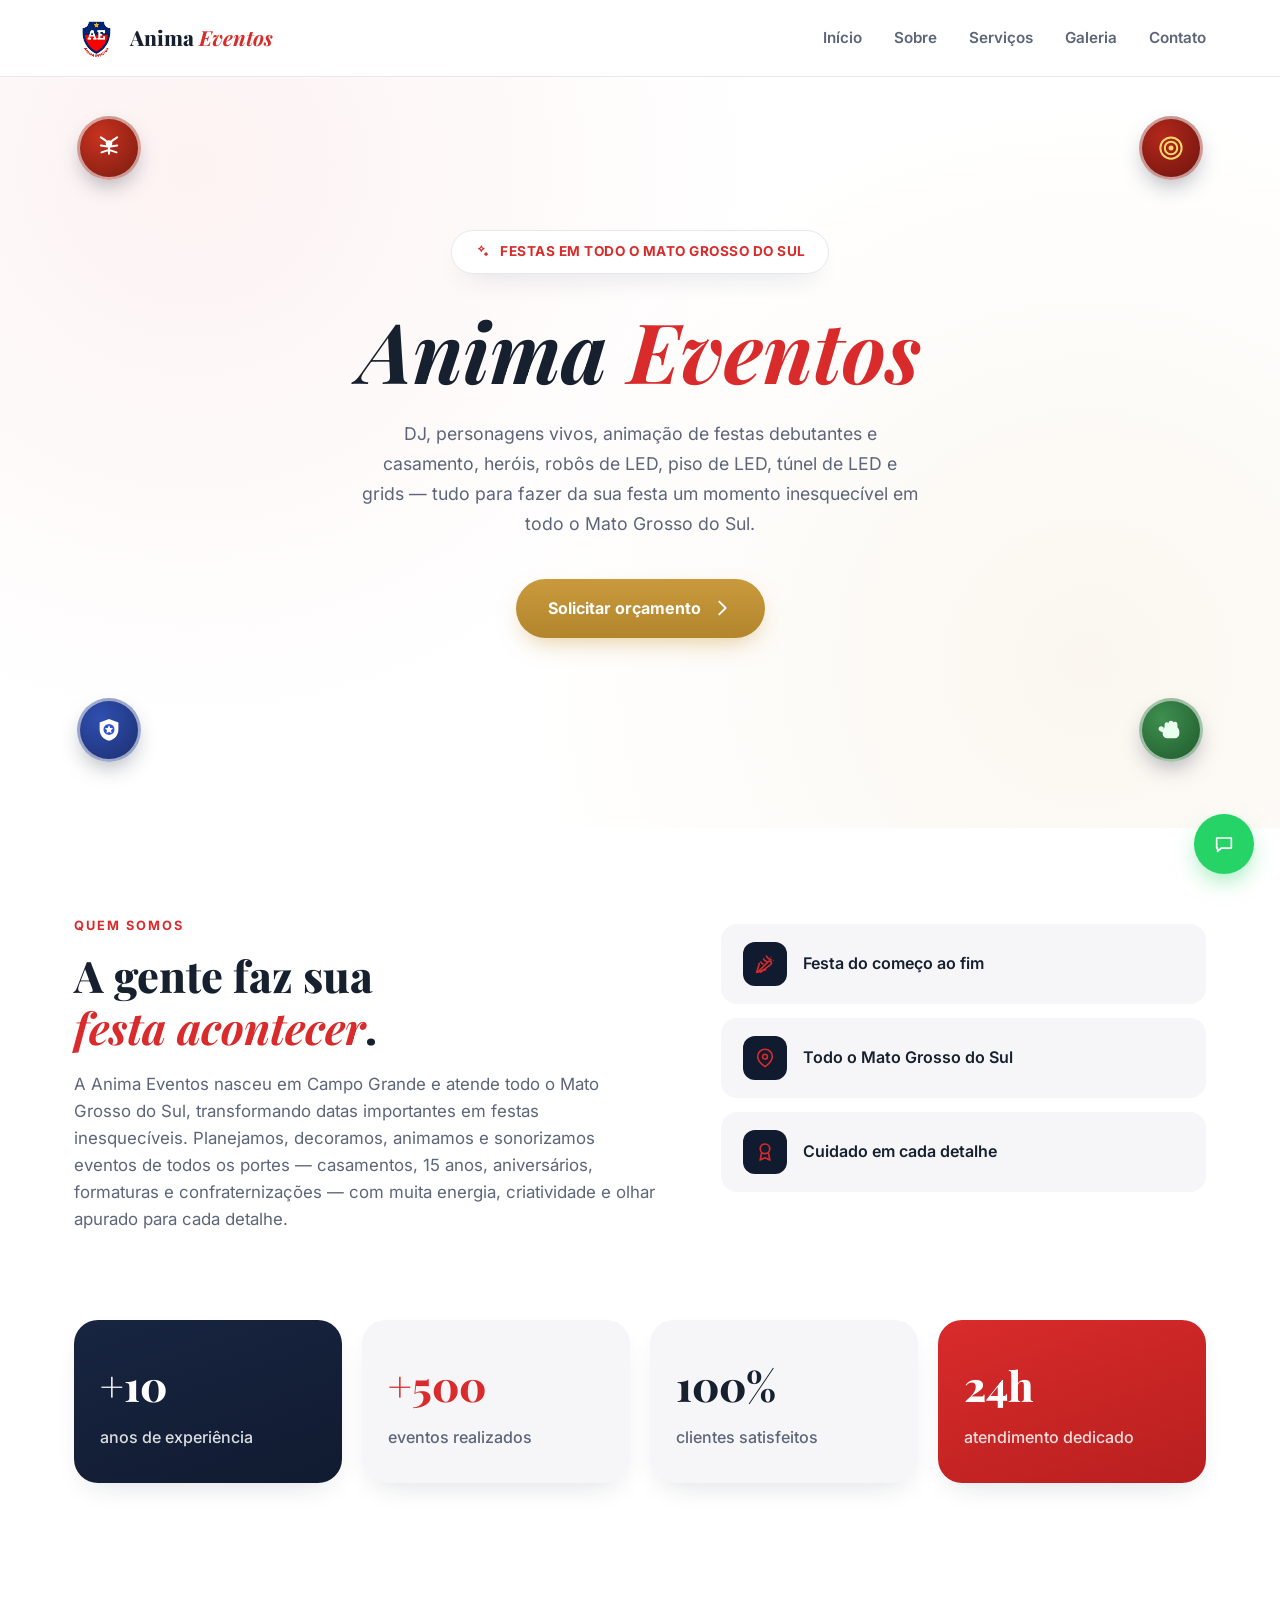
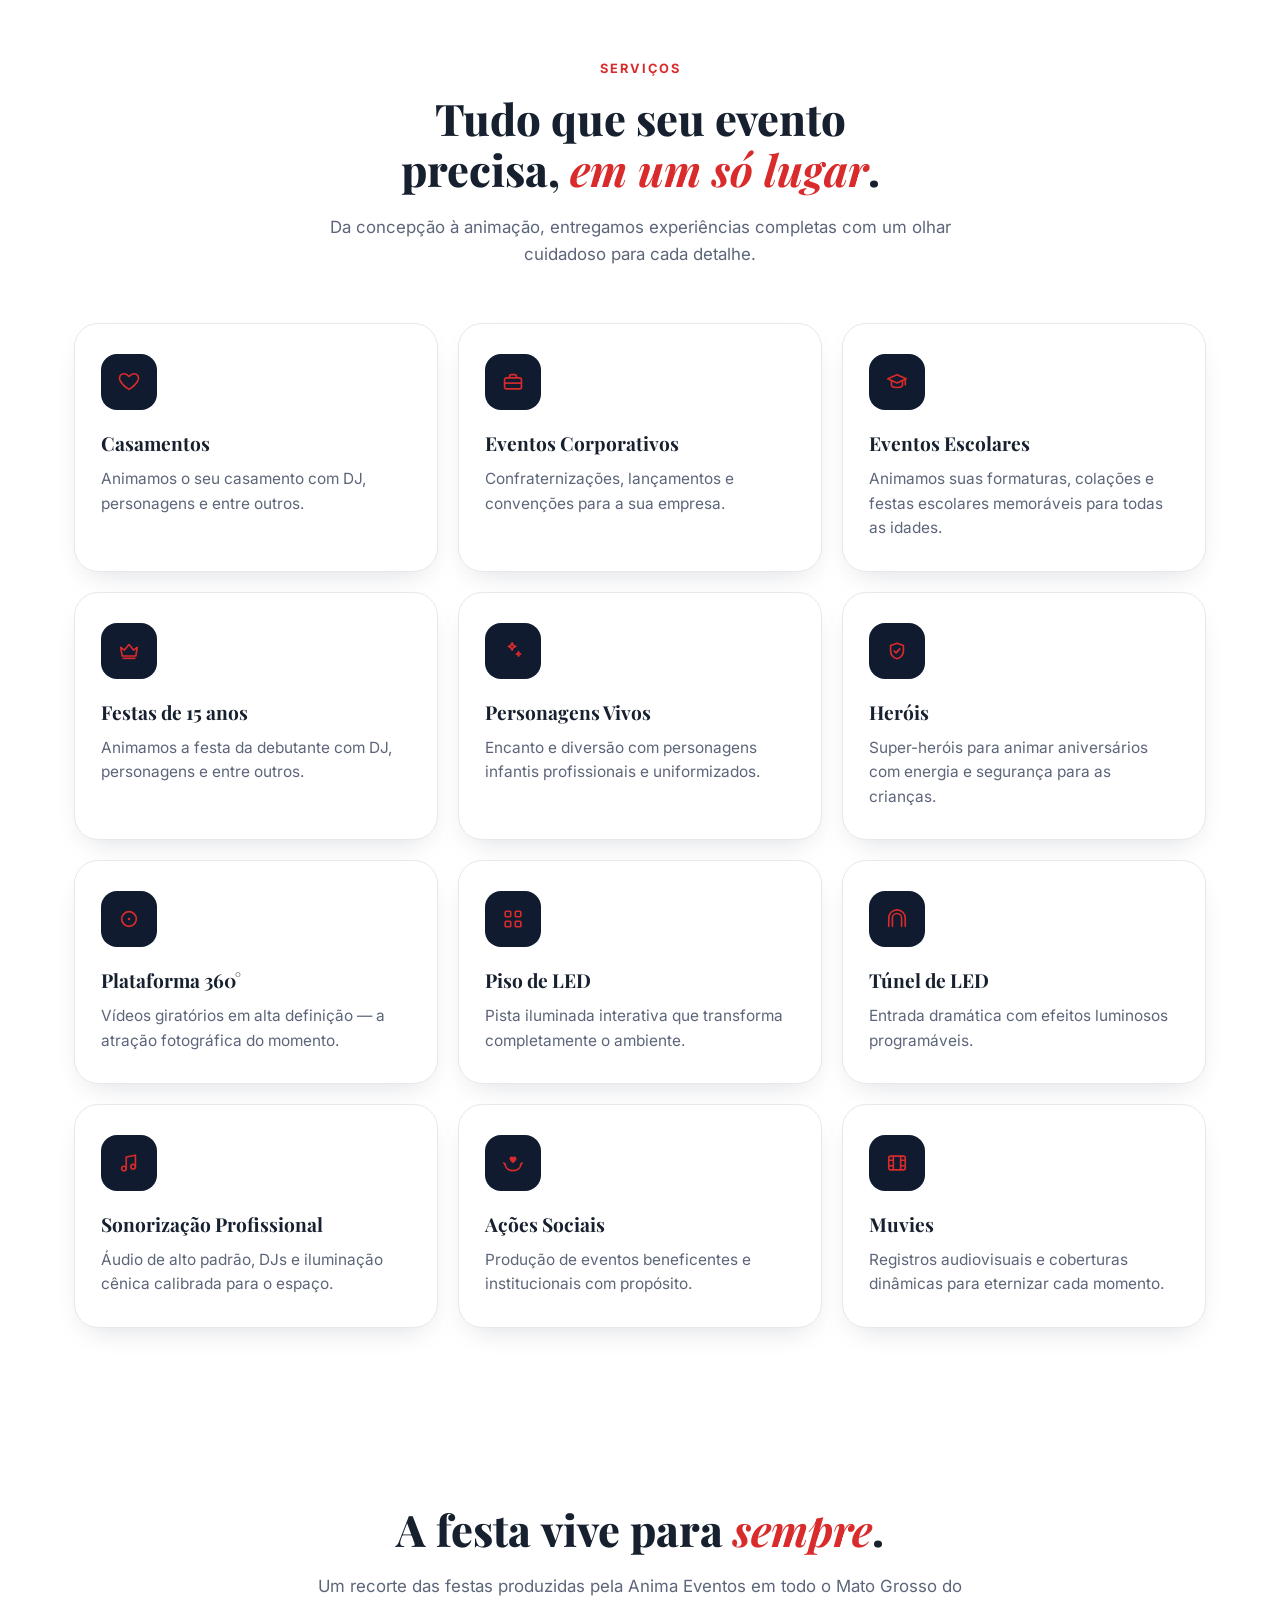
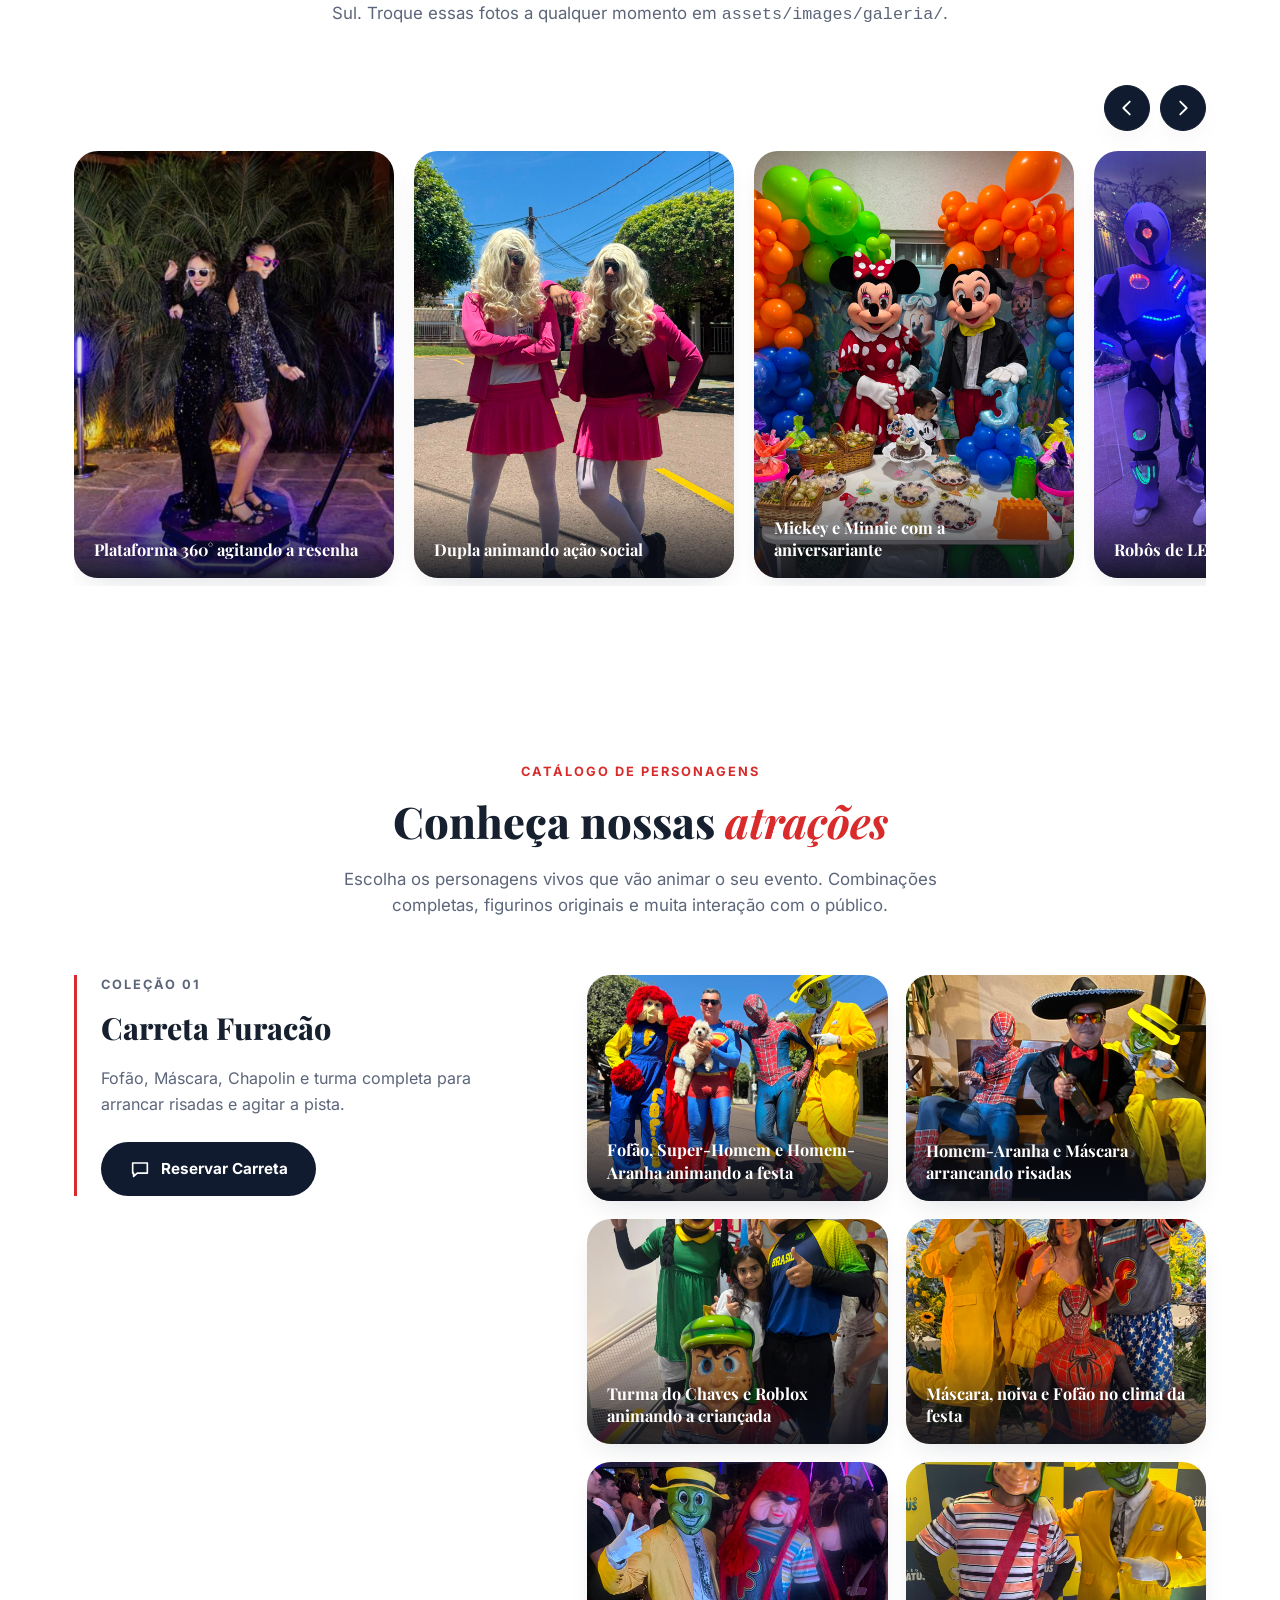
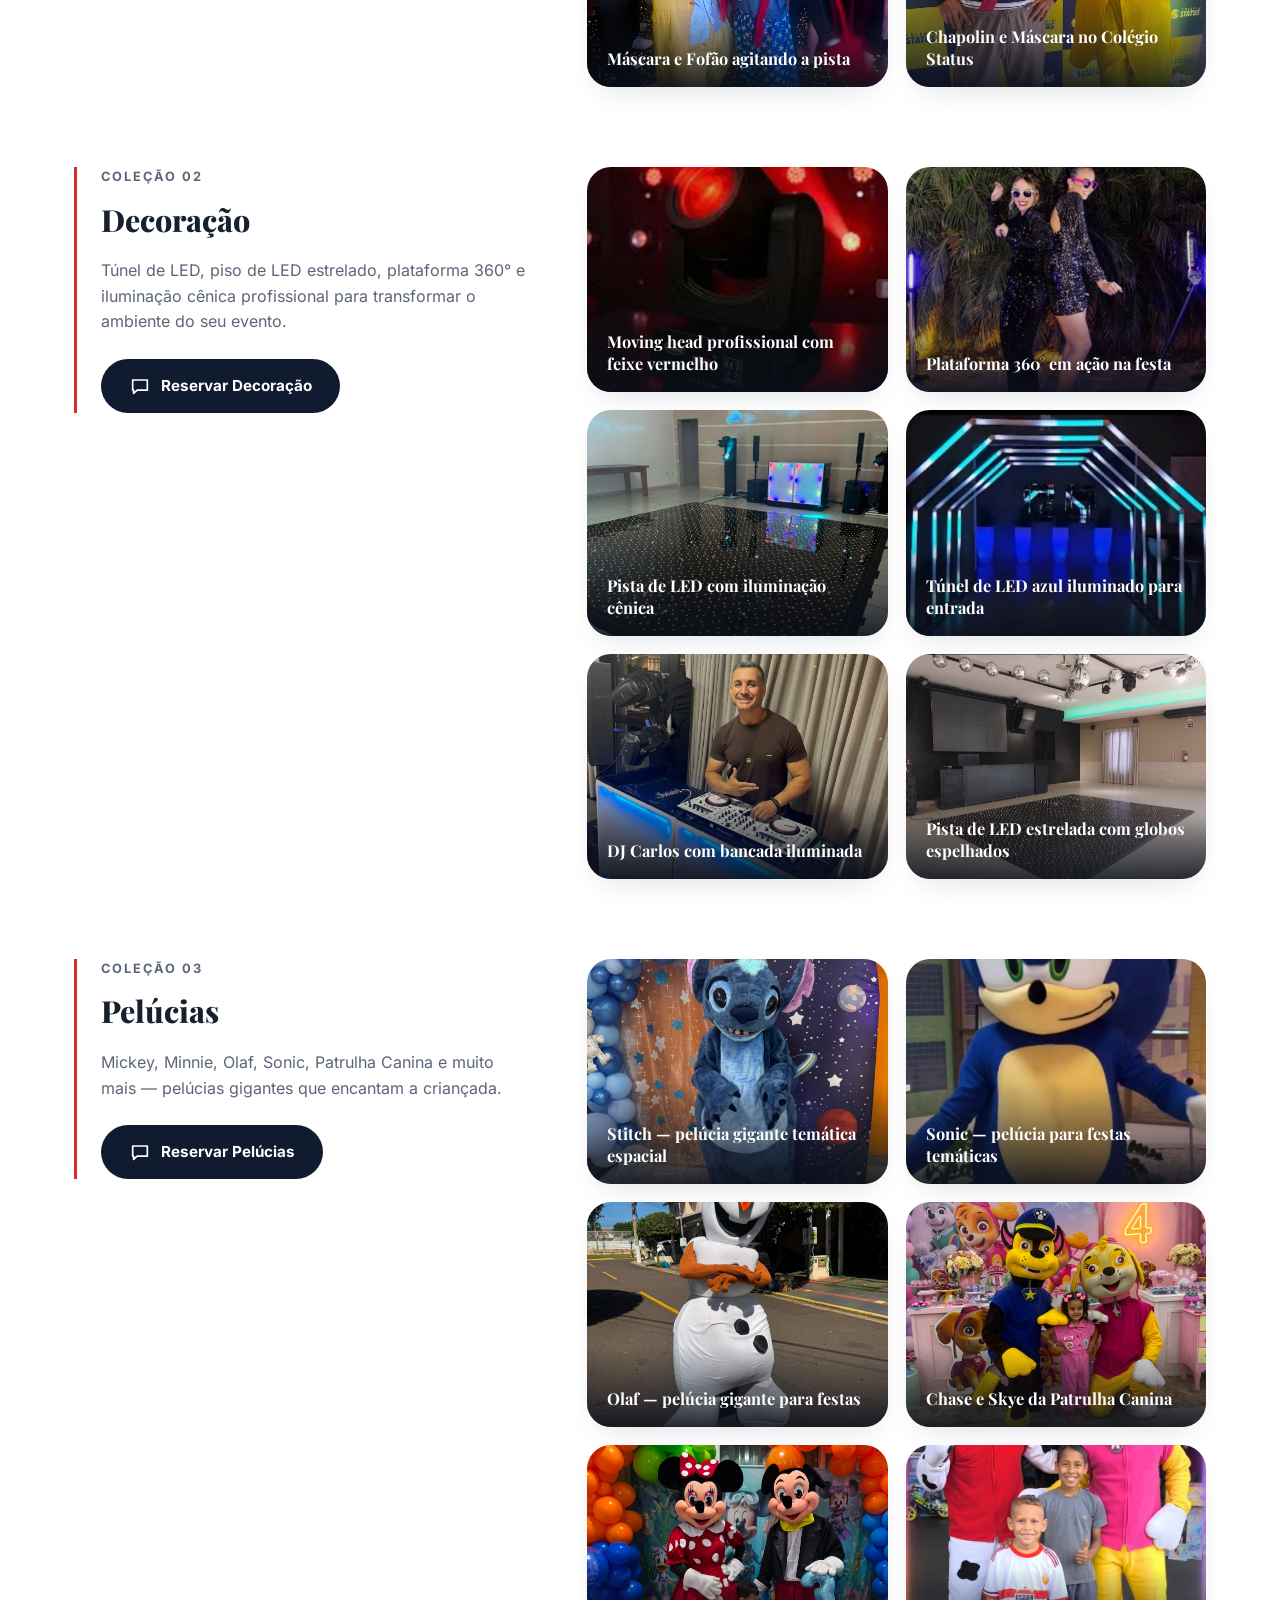
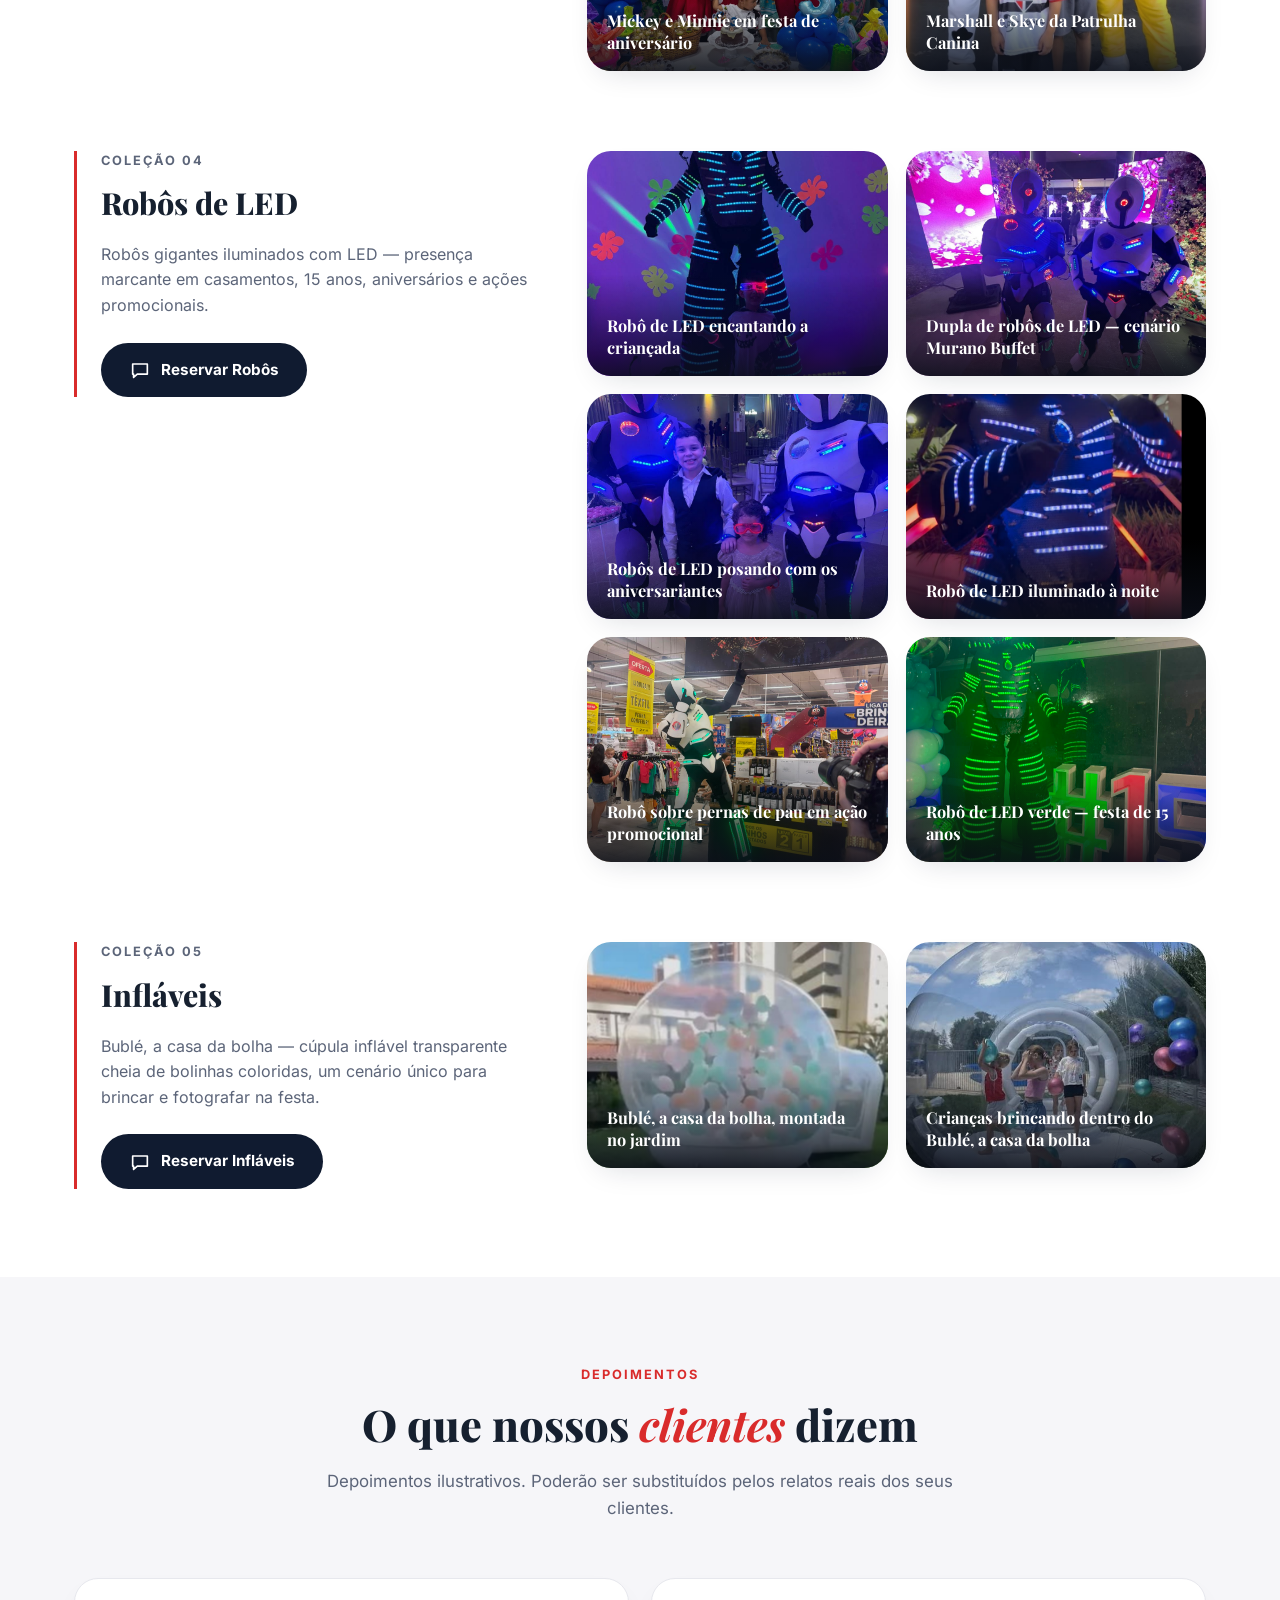
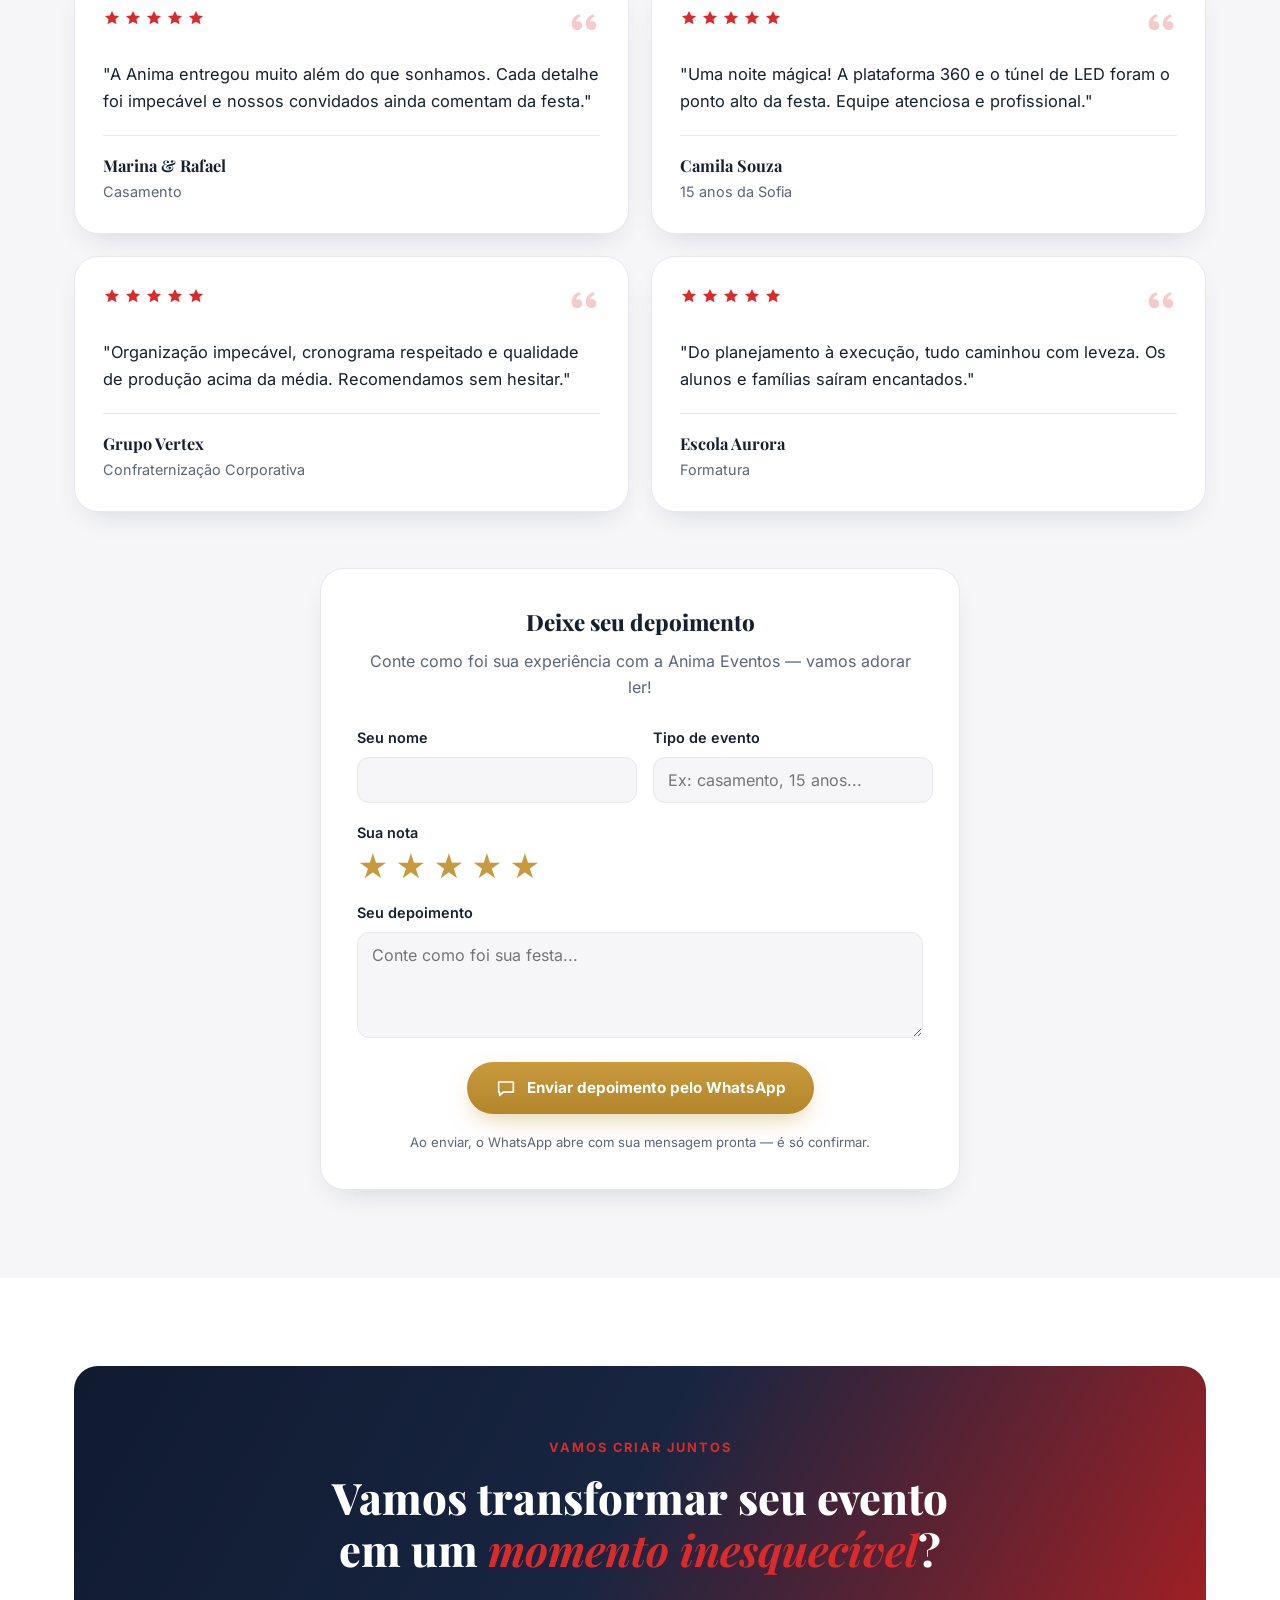
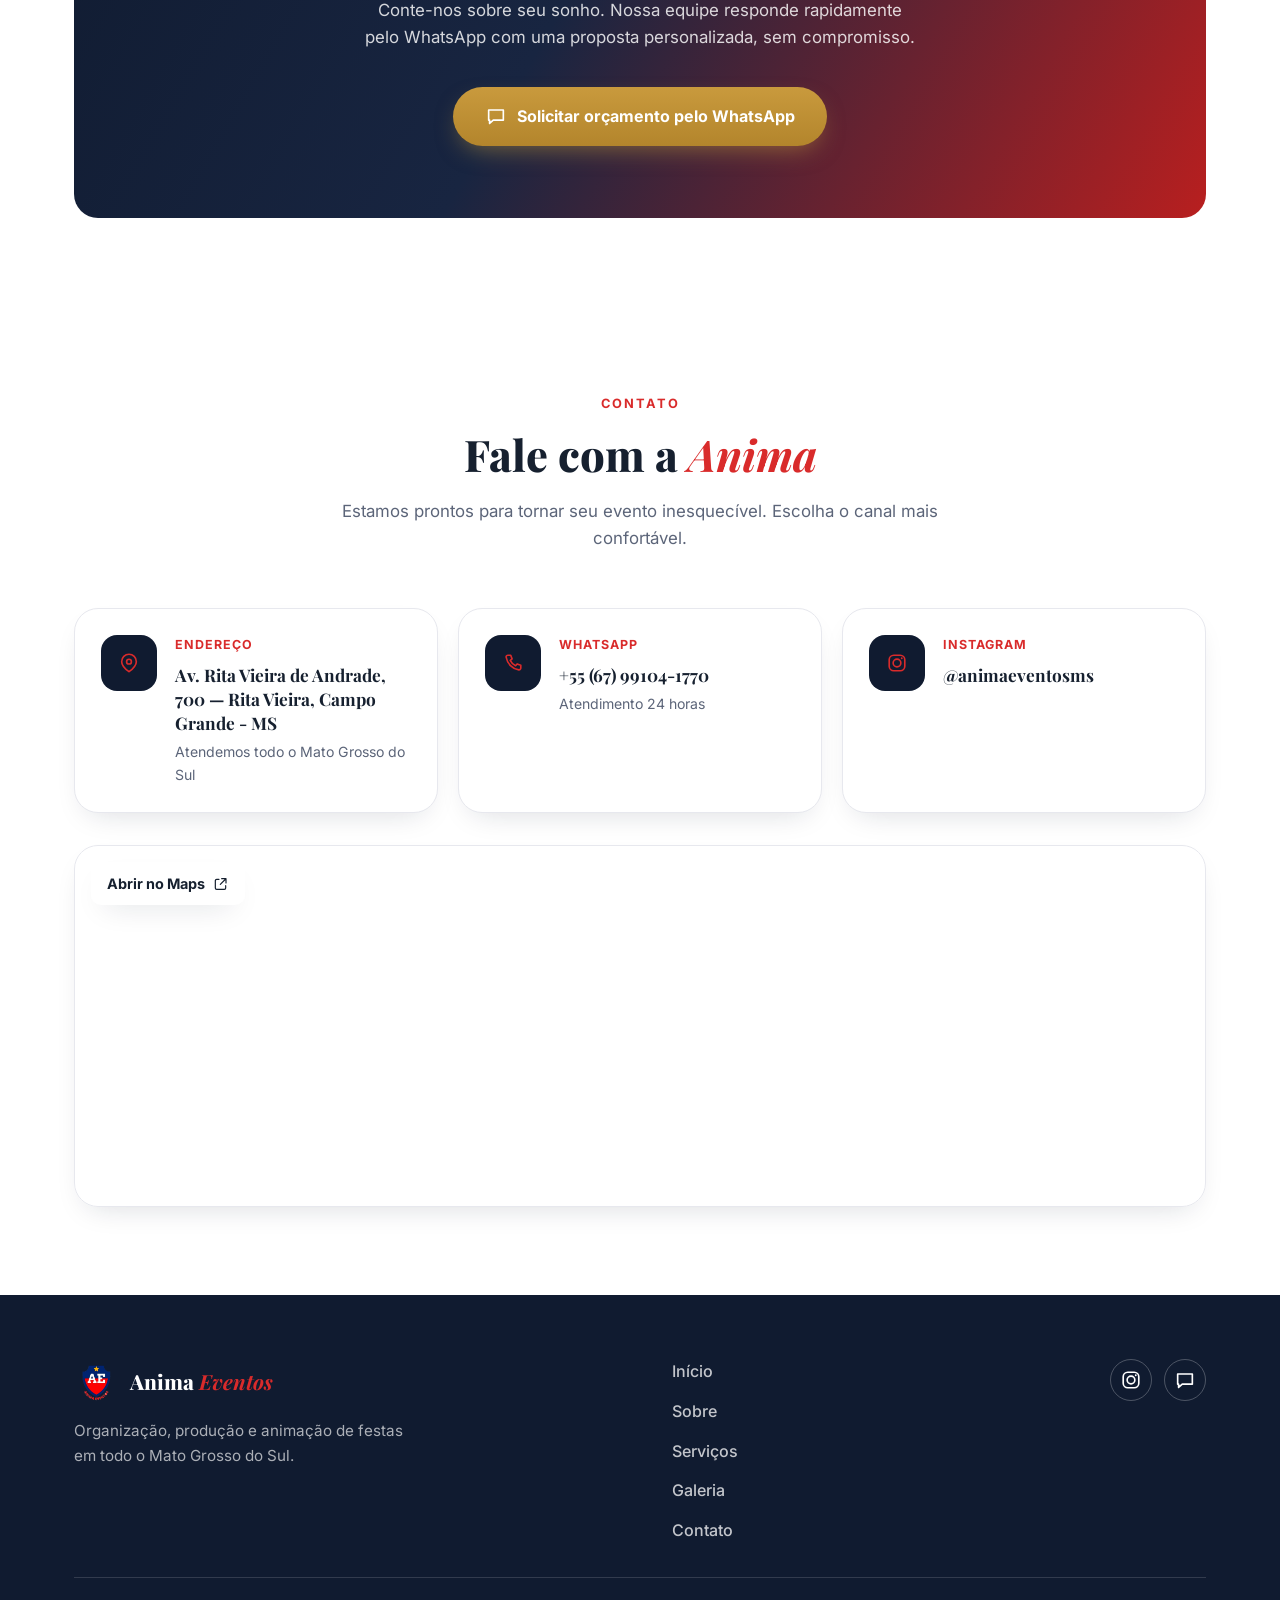
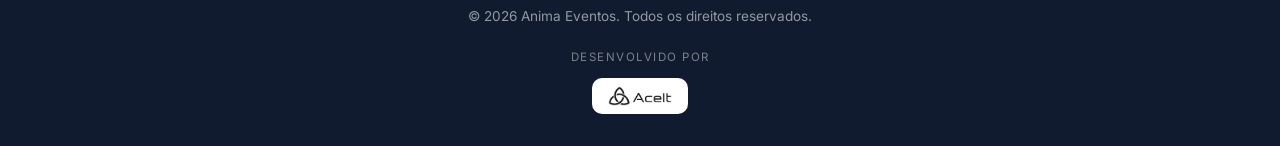
<file: index.html>
<!doctype html>
<html lang="pt-BR">
<head>
<meta charset="UTF-8" />
<meta name="viewport" content="width=device-width, initial-scale=1.0" />
<title>Anima Eventos | Festas em todo o Mato Grosso do Sul</title>
<meta name="description" content="Anima Eventos — organização, decoração e animação de festas em Campo Grande e todo o Mato Grosso do Sul. Personagens vivos, robôs de LED, piso de LED, plataforma 360° e muito mais." />
<link rel="icon" href="data:image/svg+xml,%3Csvg xmlns='http://www.w3.org/2000/svg' viewBox='0 0 100 100'%3E%3Ctext y='.9em' font-size='90'%3E%F0%9F%9B%A1%EF%B8%8F%3C/text%3E%3C/svg%3E" />
<link rel="stylesheet" href="css/style.css" />
</head>
<body>

<!-- ===== ICON SPRITE ===== -->
<svg style="display:none" aria-hidden="true">
  <defs>
    <g id="ic-stroke" fill="none" stroke="currentColor" stroke-width="1.8" stroke-linecap="round" stroke-linejoin="round"></g>
  </defs>
  <symbol id="icon-party" viewBox="0 0 24 24"><g fill="none" stroke="currentColor" stroke-width="1.8" stroke-linecap="round" stroke-linejoin="round"><path d="M5.8 11.3 3 21l9.7-2.8"/><path d="M13.5 3.5c1 2 2.7 3.3 5 4M10.5 6.5c.6 1.4 1.8 2.4 3.3 2.8M7.5 9.8c.4 1 1.2 1.8 2.2 2.1"/><path d="M4 21 15.5 9.5a2 2 0 0 1 2.9 0 2 2 0 0 1 0 2.9L7 21"/><circle cx="18.5" cy="4.5" r=".6" fill="currentColor" stroke="none"/><circle cx="21" cy="8" r=".6" fill="currentColor" stroke="none"/><circle cx="16.5" cy="14.5" r=".6" fill="currentColor" stroke="none"/></g></symbol>
  <symbol id="icon-pin" viewBox="0 0 24 24"><path fill="none" stroke="currentColor" stroke-width="1.8" stroke-linecap="round" stroke-linejoin="round" d="M20 10.5c0 5-8 11-8 11s-8-6-8-11a8 8 0 0 1 16 0Z"/><circle cx="12" cy="10.5" r="2.6" fill="none" stroke="currentColor" stroke-width="1.8"/></symbol>
  <symbol id="icon-award" viewBox="0 0 24 24"><circle cx="12" cy="8.5" r="5.2" fill="none" stroke="currentColor" stroke-width="1.8"/><path fill="none" stroke="currentColor" stroke-width="1.8" stroke-linecap="round" stroke-linejoin="round" d="m8.3 12.8-1.6 8 5.3-2.6 5.3 2.6-1.6-8"/></symbol>
  <symbol id="icon-calendar-heart" viewBox="0 0 24 24"><rect x="3.5" y="5" width="17" height="15" rx="2.2" fill="none" stroke="currentColor" stroke-width="1.8"/><path fill="none" stroke="currentColor" stroke-width="1.8" stroke-linecap="round" stroke-linejoin="round" d="M3.5 9.5h17M8 3v3.5M16 3v3.5"/><path fill="none" stroke="currentColor" stroke-width="1.8" stroke-linejoin="round" d="M12 16.8s-2.7-1.6-2.7-3.4a1.6 1.6 0 0 1 2.7-1.2 1.6 1.6 0 0 1 2.7 1.2c0 1.8-2.7 3.4-2.7 3.4Z"/></symbol>
  <symbol id="icon-heart" viewBox="0 0 24 24"><path fill="none" stroke="currentColor" stroke-width="1.8" stroke-linejoin="round" d="M12 20s-7.5-4.6-9.8-9.8C.6 6.7 2.5 3.4 6 3c2.2-.3 4.2.9 6 3 1.8-2.1 3.8-3.3 6-3 3.5.4 5.4 3.7 3.8 7.2C19.5 15.4 12 20 12 20Z"/></symbol>
  <symbol id="icon-briefcase" viewBox="0 0 24 24"><rect x="2.8" y="7.5" width="18.4" height="12" rx="2" fill="none" stroke="currentColor" stroke-width="1.8"/><path fill="none" stroke="currentColor" stroke-width="1.8" stroke-linejoin="round" d="M8.3 7.5V5.8a1.8 1.8 0 0 1 1.8-1.8h3.8a1.8 1.8 0 0 1 1.8 1.8V7.5"/><path fill="none" stroke="currentColor" stroke-width="1.8" d="M2.8 13.2h18.4"/></symbol>
  <symbol id="icon-grad" viewBox="0 0 24 24"><path fill="none" stroke="currentColor" stroke-width="1.8" stroke-linejoin="round" d="M12 4 2 8.5 12 13l10-4.5Z"/><path fill="none" stroke="currentColor" stroke-width="1.8" stroke-linecap="round" d="M6 10.8v4.6c0 1.4 2.7 2.6 6 2.6s6-1.2 6-2.6v-4.6M21 8.5V15"/></symbol>
  <symbol id="icon-crown" viewBox="0 0 24 24"><path fill="none" stroke="currentColor" stroke-width="1.8" stroke-linejoin="round" d="m3 8 4 3 5-6 5 6 4-3-1.6 9.5H4.6Z"/><path fill="none" stroke="currentColor" stroke-width="1.8" d="M5 20h14"/></symbol>
  <symbol id="icon-sparkles" viewBox="0 0 24 24"><path fill="none" stroke="currentColor" stroke-width="1.8" stroke-linejoin="round" d="M11 3c.5 2.8 1.2 3.5 4 4-2.8.5-3.5 1.2-4 4-.5-2.8-1.2-3.5-4-4 2.8-.5 3.5-1.2 4-4Z"/><path fill="none" stroke="currentColor" stroke-width="1.8" stroke-linejoin="round" d="M18 13c.3 1.6.7 2 2.3 2.3-1.6.3-2 .7-2.3 2.3-.3-1.6-.7-2-2.3-2.3 1.6-.3 2-.7 2.3-2.3Z"/></symbol>
  <symbol id="icon-shield" viewBox="0 0 24 24"><path fill="none" stroke="currentColor" stroke-width="1.8" stroke-linejoin="round" d="M12 3.5 19 6v5.5c0 5-3 8-7 9-4-1-7-4-7-9V6Z"/><path fill="none" stroke="currentColor" stroke-width="1.8" stroke-linecap="round" stroke-linejoin="round" d="m9 12 2 2 4-4.3"/></symbol>
  <symbol id="icon-target" viewBox="0 0 24 24"><circle cx="12" cy="12" r="8" fill="none" stroke="currentColor" stroke-width="1.8"/><circle cx="12" cy="12" r="1.4" fill="currentColor" stroke="none"/></symbol>
  <symbol id="icon-grid" viewBox="0 0 24 24"><rect x="3.5" y="3.5" width="6" height="6" rx="1" fill="none" stroke="currentColor" stroke-width="1.8"/><rect x="14.5" y="3.5" width="6" height="6" rx="1" fill="none" stroke="currentColor" stroke-width="1.8"/><rect x="3.5" y="14.5" width="6" height="6" rx="1" fill="none" stroke="currentColor" stroke-width="1.8"/><rect x="14.5" y="14.5" width="6" height="6" rx="1" fill="none" stroke="currentColor" stroke-width="1.8"/></symbol>
  <symbol id="icon-tunnel" viewBox="0 0 24 24"><path fill="none" stroke="currentColor" stroke-width="1.8" stroke-linecap="round" d="M3 20V11a9 9 0 0 1 18 0v9M7 20v-9a5 5 0 0 1 10 0v9"/></symbol>
  <symbol id="icon-music" viewBox="0 0 24 24"><path fill="none" stroke="currentColor" stroke-width="1.8" stroke-linecap="round" stroke-linejoin="round" d="M9 18V5.5l10-2v12.5"/><circle cx="6.5" cy="18" r="2.5" fill="none" stroke="currentColor" stroke-width="1.8"/><circle cx="16.5" cy="16" r="2.5" fill="none" stroke="currentColor" stroke-width="1.8"/></symbol>
  <symbol id="icon-handshake" viewBox="0 0 24 24"><path fill="none" stroke="currentColor" stroke-width="1.8" stroke-linecap="round" stroke-linejoin="round" d="M3.5 13.5c0 3.8 3.8 6.8 8.5 6.8s8.5-3 8.5-6.8"/><path fill="none" stroke="currentColor" stroke-width="1.8" stroke-linecap="round" d="M3.5 13.5 2 12M20.5 13.5 22 12"/><path fill="currentColor" d="M12 12.2s-3.8-2.3-3.8-5a2.3 2.3 0 0 1 3.8-1.8 2.3 2.3 0 0 1 3.8 1.8c0 2.7-3.8 5-3.8 5Z"/></symbol>
  <symbol id="icon-film" viewBox="0 0 24 24"><rect x="3" y="4.5" width="18" height="15" rx="2" fill="none" stroke="currentColor" stroke-width="1.8"/><path fill="none" stroke="currentColor" stroke-width="1.8" d="M8 4.5v15M16 4.5v15M3 9h5M16 9h5M3 15h5M16 15h5"/></symbol>
  <symbol id="icon-phone" viewBox="0 0 24 24"><path fill="none" stroke="currentColor" stroke-width="1.8" stroke-linecap="round" stroke-linejoin="round" d="M6.5 3.5h3l1.5 4-2 1.7a12 12 0 0 0 5.8 5.8l1.7-2 4 1.5v3a2 2 0 0 1-2.2 2A17 17 0 0 1 4.5 5.7a2 2 0 0 1 2-2.2Z"/></symbol>
  <symbol id="icon-instagram" viewBox="0 0 24 24"><rect x="3.5" y="3.5" width="17" height="17" rx="5" fill="none" stroke="currentColor" stroke-width="1.8"/><circle cx="12" cy="12" r="4.2" fill="none" stroke="currentColor" stroke-width="1.8"/><circle cx="17.2" cy="6.8" r="1" fill="currentColor" stroke="none"/></symbol>
  <symbol id="icon-chat" viewBox="0 0 24 24"><path fill="none" stroke="currentColor" stroke-width="1.8" stroke-linecap="round" stroke-linejoin="round" d="M4 5.5h16v11H9l-4 3.5v-3.5H4Z"/></symbol>
  <symbol id="icon-star" viewBox="0 0 24 24"><path fill="currentColor" d="m12 2.5 2.9 6 6.6.7-4.9 4.5 1.3 6.5L12 16.9l-5.9 3.3 1.3-6.5-4.9-4.5 6.6-.7Z"/></symbol>
  <symbol id="icon-quote" viewBox="0 0 24 24"><path fill="currentColor" d="M4 10.5c0-3.6 2.2-6 5.6-6.8l.7 1.8c-2 .7-3 1.9-3.2 3.5.4-.2.9-.3 1.4-.3 1.7 0 3 1.3 3 3s-1.4 3.2-3.1 3.2C5.9 15 4 13.1 4 10.5Zm10 0c0-3.6 2.2-6 5.6-6.8l.7 1.8c-2 .7-3 1.9-3.2 3.5.4-.2.9-.3 1.4-.3 1.7 0 3 1.3 3 3s-1.4 3.2-3.1 3.2c-2.5 0-4.4-1.9-4.4-4.4Z"/></symbol>
  <symbol id="icon-chevron-left" viewBox="0 0 24 24"><path fill="none" stroke="currentColor" stroke-width="2" stroke-linecap="round" stroke-linejoin="round" d="M15 5 8 12l7 7"/></symbol>
  <symbol id="icon-chevron-right" viewBox="0 0 24 24"><path fill="none" stroke="currentColor" stroke-width="2" stroke-linecap="round" stroke-linejoin="round" d="m9 5 7 7-7 7"/></symbol>
  <symbol id="icon-menu" viewBox="0 0 24 24"><path fill="none" stroke="currentColor" stroke-width="1.8" stroke-linecap="round" d="M3.5 6.5h17M3.5 12h17M3.5 17.5h17"/></symbol>
  <symbol id="icon-close" viewBox="0 0 24 24"><path fill="none" stroke="currentColor" stroke-width="1.8" stroke-linecap="round" d="M5 5l14 14M19 5 5 19"/></symbol>
  <symbol id="icon-map-external" viewBox="0 0 24 24"><path fill="none" stroke="currentColor" stroke-width="1.8" stroke-linecap="round" stroke-linejoin="round" d="M9 5H5.5a2 2 0 0 0-2 2V18a2 2 0 0 0 2 2H17a2 2 0 0 0 2-2v-3.5M13 4h6.5V10.5M19 4.5 11 12.5"/></symbol>
  <symbol id="hero-spider" viewBox="0 0 24 24"><g fill="none" stroke="#fff" stroke-width="1.6" stroke-linecap="round"><path d="M12 8.5v8M12 8.5 8 5M12 8.5l4-3.5M12 11l-6.5-1M12 11l6.5-1M12 13.5l-6 2M12 13.5l6 2M8.5 5.5l-3-2M15.5 5.5l3-2"/></g><circle cx="12" cy="8.3" r="2.6" fill="#fff"/></symbol>
  <symbol id="hero-shield" viewBox="0 0 24 24"><path fill="#fff" d="M12 3.2 19.5 6v5.3c0 5-3.2 8.2-7.5 9.3-4.3-1.1-7.5-4.3-7.5-9.3V6Z"/><circle cx="12" cy="11.5" r="4.4" fill="#3555d1"/><path fill="#fff" d="m12 8.2 1 2.1 2.3.3-1.7 1.6.4 2.3-2-1.1-2 1.1.4-2.3-1.7-1.6 2.3-.3Z"/></symbol>
  <symbol id="hero-arc" viewBox="0 0 24 24"><circle cx="12" cy="12" r="8.5" fill="none" stroke="#ffd76b" stroke-width="1.6"/><circle cx="12" cy="12" r="5" fill="none" stroke="#ffd76b" stroke-width="1.6"/><circle cx="12" cy="12" r="2" fill="#ffd76b"/></symbol>
  <symbol id="hero-fist" viewBox="0 0 24 24"><g fill="#e9fff0" stroke="#e9fff0" stroke-width="1.3" stroke-linejoin="round"><rect x="6" y="10" width="12" height="8" rx="3"/><rect x="7.5" y="6.5" width="2.6" height="6" rx="1.3"/><rect x="10.7" y="5.3" width="2.6" height="7.2" rx="1.3"/><rect x="13.9" y="6" width="2.6" height="6.5" rx="1.3"/><path d="M6 13.5 3.3 12.2a1.4 1.4 0 0 1 1.2-2.5L6 10.5"/></g></symbol>
</svg>

<!-- ===== NAVBAR ===== -->
<header class="navbar" id="navbar">
  <div class="container navbar__inner">
    <a href="#topo" class="navbar__brand">
      <img class="navbar__crest" src="assets/images/logo.png" alt="Anima Eventos" />
      <span class="navbar__brand-text">Anima <em>Eventos</em></span>
    </a>

    <nav class="navbar__nav" id="navMenu">
      <a href="#topo" class="navbar__link">Início</a>
      <a href="#sobre" class="navbar__link">Sobre</a>
      <a href="#servicos" class="navbar__link">Serviços</a>
      <a href="#galeria" class="navbar__link">Galeria</a>
      <a href="#contato" class="navbar__link">Contato</a>
    </nav>

    <button class="navbar__burger" id="burgerBtn" aria-label="Abrir menu" aria-expanded="false">
      <svg class="icon"><use href="#icon-menu"/></svg>
    </button>
  </div>
</header>

<!-- ===== HERO ===== -->
<section class="hero" id="topo">
  <div class="hero__decor" aria-hidden="true">
    <span class="hero__fig hero__fig--1 hero__fig--spider" title="Homem-Aranha"><svg class="icon"><use href="#hero-spider"/></svg></span>
    <span class="hero__fig hero__fig--2 hero__fig--iron" title="Homem de Ferro"><svg class="icon"><use href="#hero-arc"/></svg></span>
    <span class="hero__fig hero__fig--3 hero__fig--cap" title="Capitão América"><svg class="icon"><use href="#hero-shield"/></svg></span>
    <span class="hero__fig hero__fig--4 hero__fig--hulk" title="Hulk"><svg class="icon"><use href="#hero-fist"/></svg></span>
  </div>

  <div class="container hero__content">
    <p class="badge">
      <svg class="icon icon--sm"><use href="#icon-sparkles"/></svg>
      Festas em todo o Mato Grosso do Sul
    </p>
    <h1 class="hero__title">Anima <em>Eventos</em></h1>
    <p class="hero__subtitle">DJ, personagens vivos, animação de festas debutantes e casamento, heróis, robôs de LED, piso de LED, túnel de LED e grids — tudo para fazer da sua festa um momento inesquecível em todo o Mato Grosso do Sul.</p>
    <a href="https://wa.me/5567991041770?text=Oi!%20Vim%20pelo%20site%20e%20quero%20solicitar%20um%20or%C3%A7amento." class="btn btn--gold btn--lg" target="_blank" rel="noopener">
      Solicitar orçamento
      <svg class="icon"><use href="#icon-chevron-right"/></svg>
    </a>
  </div>
</section>

<!-- ===== QUEM SOMOS ===== -->
<section class="section reveal" id="sobre">
  <div class="container sobre__grid">
    <div>
      <p class="eyebrow">Quem somos</p>
      <h2 class="h2">A gente faz sua <em>festa acontecer</em>.</h2>
      <p class="lead">A Anima Eventos nasceu em Campo Grande e atende todo o Mato Grosso do Sul, transformando datas importantes em festas inesquecíveis. Planejamos, decoramos, animamos e sonorizamos eventos de todos os portes — casamentos, 15 anos, aniversários, formaturas e confraternizações — com muita energia, criatividade e olhar apurado para cada detalhe.</p>
    </div>
    <div class="feature-list">
      <div class="feature-pill">
        <span class="feature-pill__icon"><svg class="icon"><use href="#icon-party"/></svg></span>
        <span>Festa do começo ao fim</span>
      </div>
      <div class="feature-pill">
        <span class="feature-pill__icon"><svg class="icon"><use href="#icon-pin"/></svg></span>
        <span>Todo o Mato Grosso do Sul</span>
      </div>
      <div class="feature-pill">
        <span class="feature-pill__icon"><svg class="icon"><use href="#icon-award"/></svg></span>
        <span>Cuidado em cada detalhe</span>
      </div>
    </div>
  </div>
</section>

<!-- ===== STATS ===== -->
<section class="section section--tight reveal">
  <div class="container stats__grid">
    <div class="stat-card stat-card--dark">
      <span class="stat-card__num">+10</span>
      <span class="stat-card__label">anos de experiência</span>
    </div>
    <div class="stat-card">
      <span class="stat-card__num stat-card__num--accent">+500</span>
      <span class="stat-card__label">eventos realizados</span>
    </div>
    <div class="stat-card">
      <span class="stat-card__num">100%</span>
      <span class="stat-card__label">clientes satisfeitos</span>
    </div>
    <div class="stat-card stat-card--red">
      <span class="stat-card__num">24h</span>
      <span class="stat-card__label">atendimento dedicado</span>
    </div>
  </div>
</section>

<!-- ===== SERVIÇOS ===== -->
<section class="section reveal" id="servicos">
  <div class="container">
    <div class="section-head">
      <p class="eyebrow">Serviços</p>
      <h2 class="h2">Tudo que seu evento precisa, <em>em um só lugar</em>.</h2>
      <p class="lead lead--center">Da concepção à animação, entregamos experiências completas com um olhar cuidadoso para cada detalhe.</p>
    </div>

    <div class="services__grid">
      <div class="service-card">
        <span class="icon-badge"><svg class="icon"><use href="#icon-heart"/></svg></span>
        <h3>Casamentos</h3>
        <p>Animamos o seu casamento com DJ, personagens e entre outros.</p>
      </div>
      <div class="service-card">
        <span class="icon-badge"><svg class="icon"><use href="#icon-briefcase"/></svg></span>
        <h3>Eventos Corporativos</h3>
        <p>Confraternizações, lançamentos e convenções para a sua empresa.</p>
      </div>
      <div class="service-card">
        <span class="icon-badge"><svg class="icon"><use href="#icon-grad"/></svg></span>
        <h3>Eventos Escolares</h3>
        <p>Animamos suas formaturas, colações e festas escolares memoráveis para todas as idades.</p>
      </div>
      <div class="service-card">
        <span class="icon-badge"><svg class="icon"><use href="#icon-crown"/></svg></span>
        <h3>Festas de 15 anos</h3>
        <p>Animamos a festa da debutante com DJ, personagens e entre outros.</p>
      </div>
      <div class="service-card">
        <span class="icon-badge"><svg class="icon"><use href="#icon-sparkles"/></svg></span>
        <h3>Personagens Vivos</h3>
        <p>Encanto e diversão com personagens infantis profissionais e uniformizados.</p>
      </div>
      <div class="service-card">
        <span class="icon-badge"><svg class="icon"><use href="#icon-shield"/></svg></span>
        <h3>Heróis</h3>
        <p>Super-heróis para animar aniversários com energia e segurança para as crianças.</p>
      </div>
      <div class="service-card">
        <span class="icon-badge"><svg class="icon"><use href="#icon-target"/></svg></span>
        <h3>Plataforma 360°</h3>
        <p>Vídeos giratórios em alta definição — a atração fotográfica do momento.</p>
      </div>
      <div class="service-card">
        <span class="icon-badge"><svg class="icon"><use href="#icon-grid"/></svg></span>
        <h3>Piso de LED</h3>
        <p>Pista iluminada interativa que transforma completamente o ambiente.</p>
      </div>
      <div class="service-card">
        <span class="icon-badge"><svg class="icon"><use href="#icon-tunnel"/></svg></span>
        <h3>Túnel de LED</h3>
        <p>Entrada dramática com efeitos luminosos programáveis.</p>
      </div>
      <div class="service-card">
        <span class="icon-badge"><svg class="icon"><use href="#icon-music"/></svg></span>
        <h3>Sonorização Profissional</h3>
        <p>Áudio de alto padrão, DJs e iluminação cênica calibrada para o espaço.</p>
      </div>
      <div class="service-card">
        <span class="icon-badge"><svg class="icon"><use href="#icon-handshake"/></svg></span>
        <h3>Ações Sociais</h3>
        <p>Produção de eventos beneficentes e institucionais com propósito.</p>
      </div>
      <div class="service-card">
        <span class="icon-badge"><svg class="icon"><use href="#icon-film"/></svg></span>
        <h3>Muvies</h3>
        <p>Registros audiovisuais e coberturas dinâmicas para eternizar cada momento.</p>
      </div>
    </div>
  </div>
</section>

<!-- ===== GALERIA / CARROSSEL ===== -->
<section class="section reveal" id="galeria">
  <div class="container">
    <div class="section-head">
      <h2 class="h2">A festa vive para <em>sempre</em>.</h2>
      <p class="lead lead--center">Um recorte das festas produzidas pela Anima Eventos em todo o Mato Grosso do Sul. Troque essas fotos a qualquer momento em <code>assets/images/galeria/</code>.</p>
    </div>

    <div class="carousel">
      <div class="carousel__nav">
        <button class="carousel__btn carousel__btn--active" id="carPrev" aria-label="Foto anterior">
          <svg class="icon"><use href="#icon-chevron-left"/></svg>
        </button>
        <button class="carousel__btn carousel__btn--active" id="carNext" aria-label="Próxima foto">
          <svg class="icon"><use href="#icon-chevron-right"/></svg>
        </button>
      </div>
      <div class="carousel__track" id="carouselTrack"></div>
    </div>
  </div>
</section>

<!-- ===== CATÁLOGO DE PERSONAGENS ===== -->
<section class="section reveal" id="catalogo">
  <div class="container">
    <div class="section-head">
      <p class="eyebrow">Catálogo de personagens</p>
      <h2 class="h2">Conheça nossas <em>atrações</em></h2>
      <p class="lead lead--center">Escolha os personagens vivos que vão animar o seu evento. Combinações completas, figurinos originais e muita interação com o público.</p>
    </div>

    <!-- Coleção 01 -->
    <div class="collection">
      <div class="collection__info">
        <p class="collection__kicker">Coleção 01</p>
        <h3 class="collection__title">Carreta Furacão</h3>
        <p class="collection__desc">Fofão, Máscara, Chapolin e turma completa para arrancar risadas e agitar a pista.</p>
        <a class="btn btn--dark" href="https://wa.me/5567991041770?text=Oi!%20Quero%20reservar%20a%20Carreta%20Furac%C3%A3o%20para%20minha%20festa." target="_blank" rel="noopener">
          <svg class="icon"><use href="#icon-chat"/></svg>
          Reservar Carreta
        </a>
      </div>
      <div class="photo-grid" data-catalog="carreta-furacao" data-count="6"
           data-captions="Fofão, Super-Homem e Homem-Aranha animando a festa|Homem-Aranha e Máscara arrancando risadas|Turma do Chaves e Roblox animando a criançada|Máscara, noiva e Fofão no clima da festa|Máscara e Fofão agitando a pista|Chapolin e Máscara no Colégio Status"></div>
    </div>

    <!-- Coleção 02 -->
    <div class="collection">
      <div class="collection__info">
        <p class="collection__kicker">Coleção 02</p>
        <h3 class="collection__title">Decoração</h3>
        <p class="collection__desc">Túnel de LED, piso de LED estrelado, plataforma 360° e iluminação cênica profissional para transformar o ambiente do seu evento.</p>
        <a class="btn btn--dark" href="https://wa.me/5567991041770?text=Oi!%20Quero%20reservar%20a%20Decora%C3%A7%C3%A3o%20para%20minha%20festa." target="_blank" rel="noopener">
          <svg class="icon"><use href="#icon-chat"/></svg>
          Reservar Decoração
        </a>
      </div>
      <div class="photo-grid" data-catalog="decoracao" data-count="6"
           data-captions="Moving head profissional com feixe vermelho|Plataforma 360° em ação na festa|Pista de LED com iluminação cênica|Túnel de LED azul iluminado para entrada|DJ Carlos com bancada iluminada|Pista de LED estrelada com globos espelhados"></div>
    </div>

    <!-- Coleção 03 -->
    <div class="collection">
      <div class="collection__info">
        <p class="collection__kicker">Coleção 03</p>
        <h3 class="collection__title">Pelúcias</h3>
        <p class="collection__desc">Mickey, Minnie, Olaf, Sonic, Patrulha Canina e muito mais — pelúcias gigantes que encantam a criançada.</p>
        <a class="btn btn--dark" href="https://wa.me/5567991041770?text=Oi!%20Quero%20reservar%20as%20Pel%C3%BAcias%20para%20minha%20festa." target="_blank" rel="noopener">
          <svg class="icon"><use href="#icon-chat"/></svg>
          Reservar Pelúcias
        </a>
      </div>
      <div class="photo-grid" data-catalog="pelucias" data-count="6"
           data-captions="Stitch — pelúcia gigante temática espacial|Sonic — pelúcia para festas temáticas|Olaf — pelúcia gigante para festas|Chase e Skye da Patrulha Canina|Mickey e Minnie em festa de aniversário|Marshall e Skye da Patrulha Canina"></div>
    </div>

    <!-- Coleção 04 -->
    <div class="collection">
      <div class="collection__info">
        <p class="collection__kicker">Coleção 04</p>
        <h3 class="collection__title">Robôs de LED</h3>
        <p class="collection__desc">Robôs gigantes iluminados com LED — presença marcante em casamentos, 15 anos, aniversários e ações promocionais.</p>
        <a class="btn btn--dark" href="https://wa.me/5567991041770?text=Oi!%20Quero%20reservar%20os%20Rob%C3%B4s%20de%20LED%20para%20minha%20festa." target="_blank" rel="noopener">
          <svg class="icon"><use href="#icon-chat"/></svg>
          Reservar Robôs
        </a>
      </div>
      <div class="photo-grid" data-catalog="robos" data-count="6"
           data-captions="Robô de LED encantando a criançada|Dupla de robôs de LED — cenário Murano Buffet|Robôs de LED posando com os aniversariantes|Robô de LED iluminado à noite|Robô sobre pernas de pau em ação promocional|Robô de LED verde — festa de 15 anos"></div>
    </div>

    <!-- Coleção 05 -->
    <div class="collection">
      <div class="collection__info">
        <p class="collection__kicker">Coleção 05</p>
        <h3 class="collection__title">Infláveis</h3>
        <p class="collection__desc">Bublé, a casa da bolha — cúpula inflável transparente cheia de bolinhas coloridas, um cenário único para brincar e fotografar na festa.</p>
        <a class="btn btn--dark" href="https://wa.me/5567991041770?text=Oi!%20Quero%20reservar%20o%20Bubl%C3%A9%2C%20a%20casa%20da%20bolha%2C%20para%20minha%20festa." target="_blank" rel="noopener">
          <svg class="icon"><use href="#icon-chat"/></svg>
          Reservar Infláveis
        </a>
      </div>
      <div class="photo-grid" data-catalog="inflaveis" data-count="2"
           data-captions="Bublé, a casa da bolha, montada no jardim|Crianças brincando dentro do Bublé, a casa da bolha"></div>
    </div>
  </div>
</section>

<!-- ===== DEPOIMENTOS ===== -->
<section class="section section--muted reveal" id="depoimentos">
  <div class="container">
    <div class="section-head">
      <p class="eyebrow">Depoimentos</p>
      <h2 class="h2">O que nossos <em>clientes</em> dizem</h2>
      <p class="lead lead--center">Depoimentos ilustrativos. Poderão ser substituídos pelos relatos reais dos seus clientes.</p>
    </div>

    <div class="testimonials__grid">
      <blockquote class="testimonial-card">
        <div class="testimonial-card__top">
          <span class="stars" aria-hidden="true">
            <svg class="icon"><use href="#icon-star"/></svg><svg class="icon"><use href="#icon-star"/></svg><svg class="icon"><use href="#icon-star"/></svg><svg class="icon"><use href="#icon-star"/></svg><svg class="icon"><use href="#icon-star"/></svg>
          </span>
          <svg class="icon testimonial-card__quote"><use href="#icon-quote"/></svg>
        </div>
        <p>"A Anima entregou muito além do que sonhamos. Cada detalhe foi impecável e nossos convidados ainda comentam da festa."</p>
        <footer><strong>Marina &amp; Rafael</strong><span>Casamento</span></footer>
      </blockquote>

      <blockquote class="testimonial-card">
        <div class="testimonial-card__top">
          <span class="stars" aria-hidden="true">
            <svg class="icon"><use href="#icon-star"/></svg><svg class="icon"><use href="#icon-star"/></svg><svg class="icon"><use href="#icon-star"/></svg><svg class="icon"><use href="#icon-star"/></svg><svg class="icon"><use href="#icon-star"/></svg>
          </span>
          <svg class="icon testimonial-card__quote"><use href="#icon-quote"/></svg>
        </div>
        <p>"Uma noite mágica! A plataforma 360 e o túnel de LED foram o ponto alto da festa. Equipe atenciosa e profissional."</p>
        <footer><strong>Camila Souza</strong><span>15 anos da Sofia</span></footer>
      </blockquote>

      <blockquote class="testimonial-card">
        <div class="testimonial-card__top">
          <span class="stars" aria-hidden="true">
            <svg class="icon"><use href="#icon-star"/></svg><svg class="icon"><use href="#icon-star"/></svg><svg class="icon"><use href="#icon-star"/></svg><svg class="icon"><use href="#icon-star"/></svg><svg class="icon"><use href="#icon-star"/></svg>
          </span>
          <svg class="icon testimonial-card__quote"><use href="#icon-quote"/></svg>
        </div>
        <p>"Organização impecável, cronograma respeitado e qualidade de produção acima da média. Recomendamos sem hesitar."</p>
        <footer><strong>Grupo Vertex</strong><span>Confraternização Corporativa</span></footer>
      </blockquote>

      <blockquote class="testimonial-card">
        <div class="testimonial-card__top">
          <span class="stars" aria-hidden="true">
            <svg class="icon"><use href="#icon-star"/></svg><svg class="icon"><use href="#icon-star"/></svg><svg class="icon"><use href="#icon-star"/></svg><svg class="icon"><use href="#icon-star"/></svg><svg class="icon"><use href="#icon-star"/></svg>
          </span>
          <svg class="icon testimonial-card__quote"><use href="#icon-quote"/></svg>
        </div>
        <p>"Do planejamento à execução, tudo caminhou com leveza. Os alunos e famílias saíram encantados."</p>
        <footer><strong>Escola Aurora</strong><span>Formatura</span></footer>
      </blockquote>
    </div>

    <div class="review-form-card">
      <h3>Deixe seu depoimento</h3>
      <p>Conte como foi sua experiência com a Anima Eventos — vamos adorar ler!</p>

      <form id="reviewForm" class="review-form">
        <div class="review-form__row">
          <label>
            <span>Seu nome</span>
            <input type="text" name="nome" required />
          </label>
          <label>
            <span>Tipo de evento</span>
            <input type="text" name="evento" placeholder="Ex: casamento, 15 anos..." />
          </label>
        </div>

        <div class="review-form__stars-block">
          <span>Sua nota</span>
          <div class="star-rating" id="starRating">
            <button type="button" class="star" data-value="1" aria-label="1 estrela">★</button>
            <button type="button" class="star" data-value="2" aria-label="2 estrelas">★</button>
            <button type="button" class="star" data-value="3" aria-label="3 estrelas">★</button>
            <button type="button" class="star" data-value="4" aria-label="4 estrelas">★</button>
            <button type="button" class="star" data-value="5" aria-label="5 estrelas">★</button>
          </div>
          <input type="hidden" name="nota" id="notaInput" value="5" />
        </div>

        <label>
          <span>Seu depoimento</span>
          <textarea name="depoimento" rows="4" required placeholder="Conte como foi sua festa..."></textarea>
        </label>

        <button type="submit" class="btn btn--gold">
          <svg class="icon"><use href="#icon-chat"/></svg>
          Enviar depoimento pelo WhatsApp
        </button>
        <p class="review-form__hint">Ao enviar, o WhatsApp abre com sua mensagem pronta — é só confirmar.</p>
      </form>
    </div>
  </div>
</section>

<!-- ===== CTA FINAL ===== -->
<section class="section reveal">
  <div class="container">
    <div class="cta-final">
      <p class="eyebrow eyebrow--onDark">Vamos criar juntos</p>
      <h2 class="h2 h2--onDark">Vamos transformar seu evento em um <em>momento inesquecível</em>?</h2>
      <p class="cta-final__text">Conte-nos sobre seu sonho. Nossa equipe responde rapidamente pelo WhatsApp com uma proposta personalizada, sem compromisso.</p>
      <a class="btn btn--gold btn--lg" href="https://wa.me/5567991041770?text=Oi!%20Vim%20pelo%20site%20e%20quero%20solicitar%20um%20or%C3%A7amento." target="_blank" rel="noopener">
        <svg class="icon"><use href="#icon-chat"/></svg>
        Solicitar orçamento pelo WhatsApp
      </a>
    </div>
  </div>
</section>

<!-- ===== CONTATO ===== -->
<section class="section reveal" id="contato">
  <div class="container">
    <div class="section-head">
      <p class="eyebrow">Contato</p>
      <h2 class="h2">Fale com a <em>Anima</em></h2>
      <p class="lead lead--center">Estamos prontos para tornar seu evento inesquecível. Escolha o canal mais confortável.</p>
    </div>

    <div class="contact__grid">
      <div class="contact-card">
        <span class="icon-badge"><svg class="icon"><use href="#icon-pin"/></svg></span>
        <div>
          <p class="contact-card__label">Endereço</p>
          <p class="contact-card__value">Av. Rita Vieira de Andrade, 700 — Rita Vieira, Campo Grande - MS</p>
          <p class="contact-card__hint">Atendemos todo o Mato Grosso do Sul</p>
        </div>
      </div>

      <a class="contact-card" href="https://wa.me/5567991041770" target="_blank" rel="noopener">
        <span class="icon-badge"><svg class="icon"><use href="#icon-phone"/></svg></span>
        <div>
          <p class="contact-card__label">WhatsApp</p>
          <p class="contact-card__value">+55 (67) 99104-1770</p>
          <p class="contact-card__hint">Atendimento 24 horas</p>
        </div>
      </a>

      <a class="contact-card" href="https://instagram.com/animaeventosms" target="_blank" rel="noopener">
        <span class="icon-badge"><svg class="icon"><use href="#icon-instagram"/></svg></span>
        <div>
          <p class="contact-card__label">Instagram</p>
          <p class="contact-card__value">@animaeventosms</p>
        </div>
      </a>
    </div>

    <div class="map-card">
      <a class="map-card__link" href="https://www.google.com/maps/search/?api=1&query=Av.+Rita+Vieira+de+Andrade%2C+700%2C+Campo+Grande+-+MS" target="_blank" rel="noopener">
        Abrir no Maps <svg class="icon icon--sm"><use href="#icon-map-external"/></svg>
      </a>
      <iframe
        title="Localização da Anima Eventos"
        src="https://www.google.com/maps?q=Av.+Rita+Vieira+de+Andrade,+700,+Campo+Grande+-+MS&output=embed"
        loading="lazy"
        referrerpolicy="no-referrer-when-downgrade">
      </iframe>
    </div>
  </div>
</section>

<!-- ===== LIGHTBOX ===== -->
<div class="lightbox" id="lightbox">
  <button class="lightbox__close" id="lightboxClose" aria-label="Fechar">
    <svg class="icon"><use href="#icon-close"/></svg>
  </button>
  <div class="lightbox__content" id="lightboxContent"></div>
</div>

<!-- ===== FOOTER ===== -->
<footer class="footer">
  <div class="container">
    <div class="footer__top">
      <div class="footer__brand">
        <a href="#topo" class="navbar__brand">
          <img class="navbar__crest" src="assets/images/logo.png" alt="Anima Eventos" />
          <span class="navbar__brand-text">Anima <em>Eventos</em></span>
        </a>
        <p>Organização, produção e animação de festas em todo o Mato Grosso do Sul.</p>
      </div>

      <nav class="footer__nav">
        <a href="#topo">Início</a>
        <a href="#sobre">Sobre</a>
        <a href="#servicos">Serviços</a>
        <a href="#galeria">Galeria</a>
        <a href="#contato">Contato</a>
      </nav>

      <div class="footer__social">
        <a href="https://instagram.com/animaeventosms" target="_blank" rel="noopener" aria-label="Instagram"><svg class="icon"><use href="#icon-instagram"/></svg></a>
        <a href="https://wa.me/5567991041770" target="_blank" rel="noopener" aria-label="WhatsApp"><svg class="icon"><use href="#icon-chat"/></svg></a>
      </div>
    </div>

    <div class="footer__divider"></div>

    <p class="footer__copy">© <span id="year"></span> Anima Eventos. Todos os direitos reservados.</p>

    <div class="footer__dev">
      <span class="footer__dev-label">Desenvolvido por</span>
      <span class="footer__dev-badge">
        <img src="assets/images/dev-logo.png" alt="Acelt" />
      </span>
    </div>
  </div>
</footer>

<a class="whatsapp-float" id="whatsappFloat" aria-label="Falar no WhatsApp" href="https://wa.me/5567991041770?text=Oi!%20Vim%20pelo%20site%20e%20quero%20saber%20mais%20sobre%20as%20decora%C3%A7%C3%B5es%20da%20Anima%20Eventos!" target="_blank" rel="noopener">
  <svg class="icon"><use href="#icon-chat"/></svg>
</a>

<script src="js/script.js"></script>
</body>
</html>
</file>
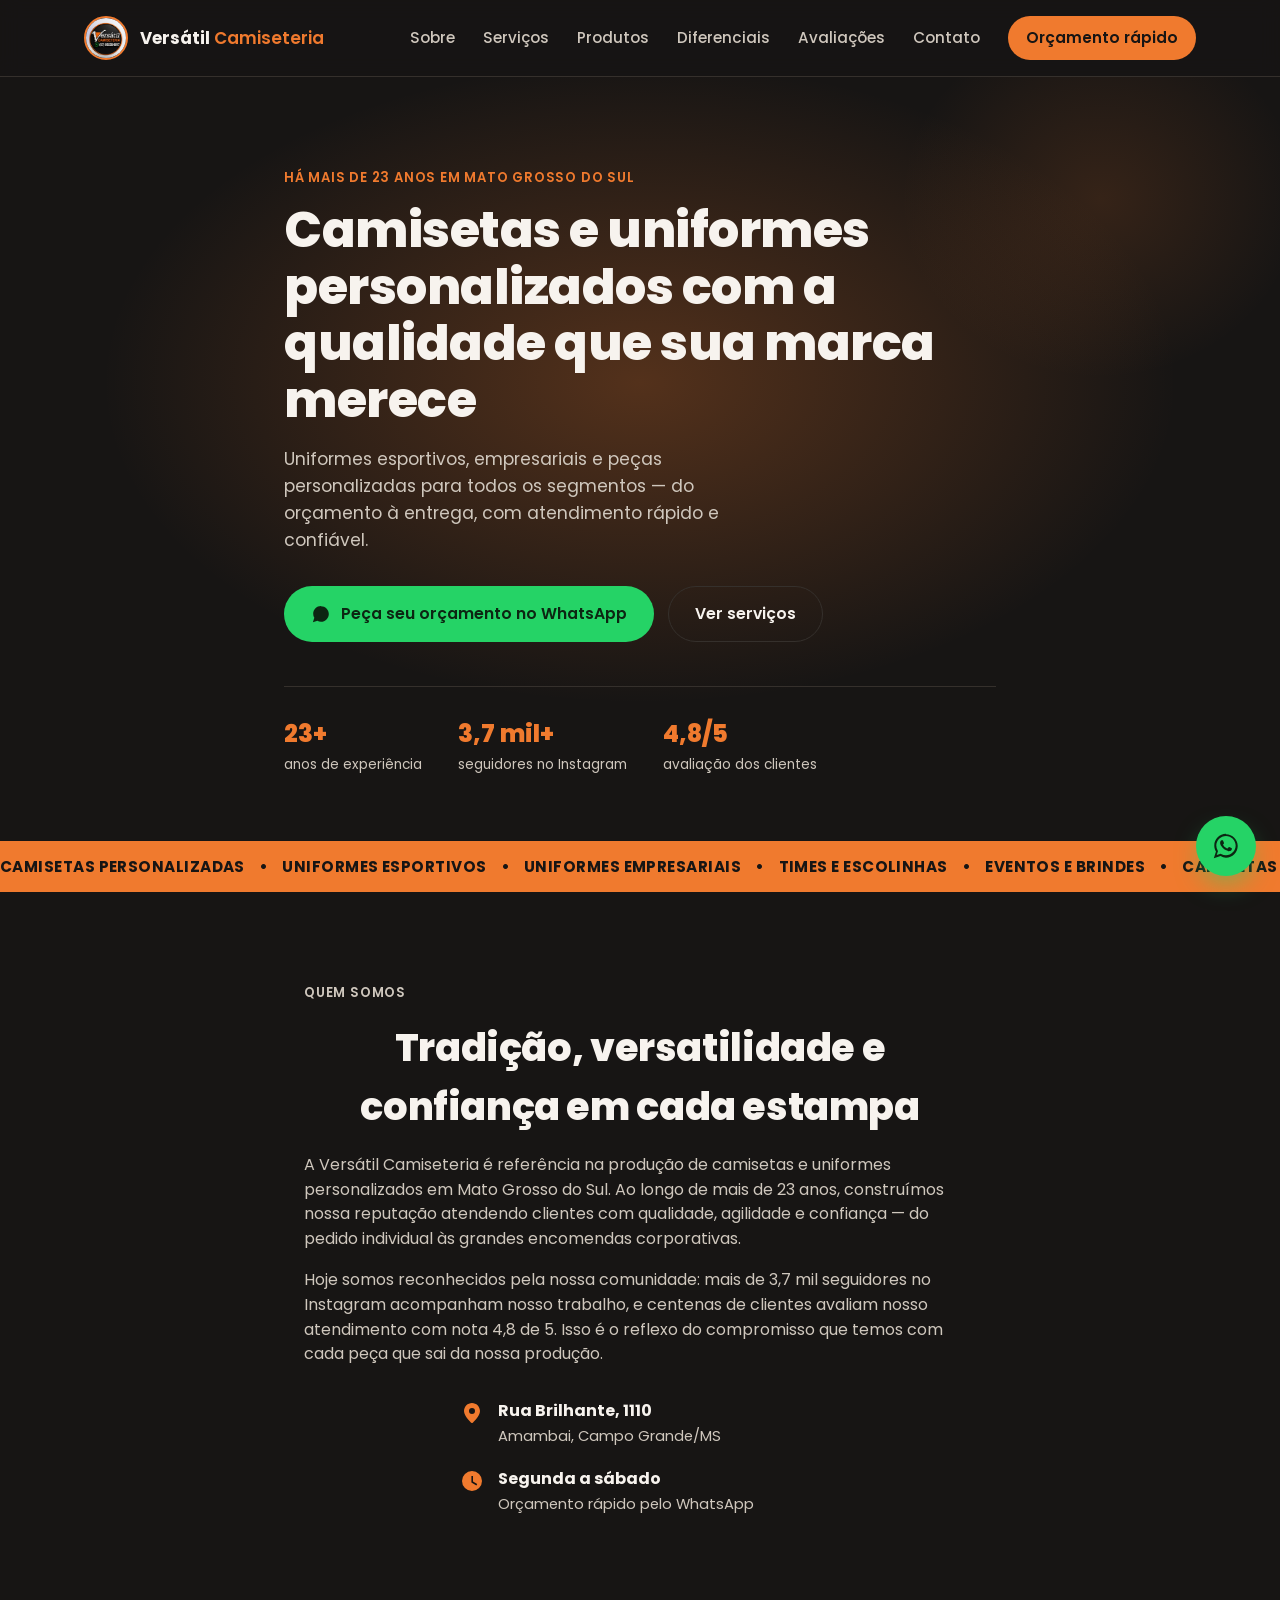
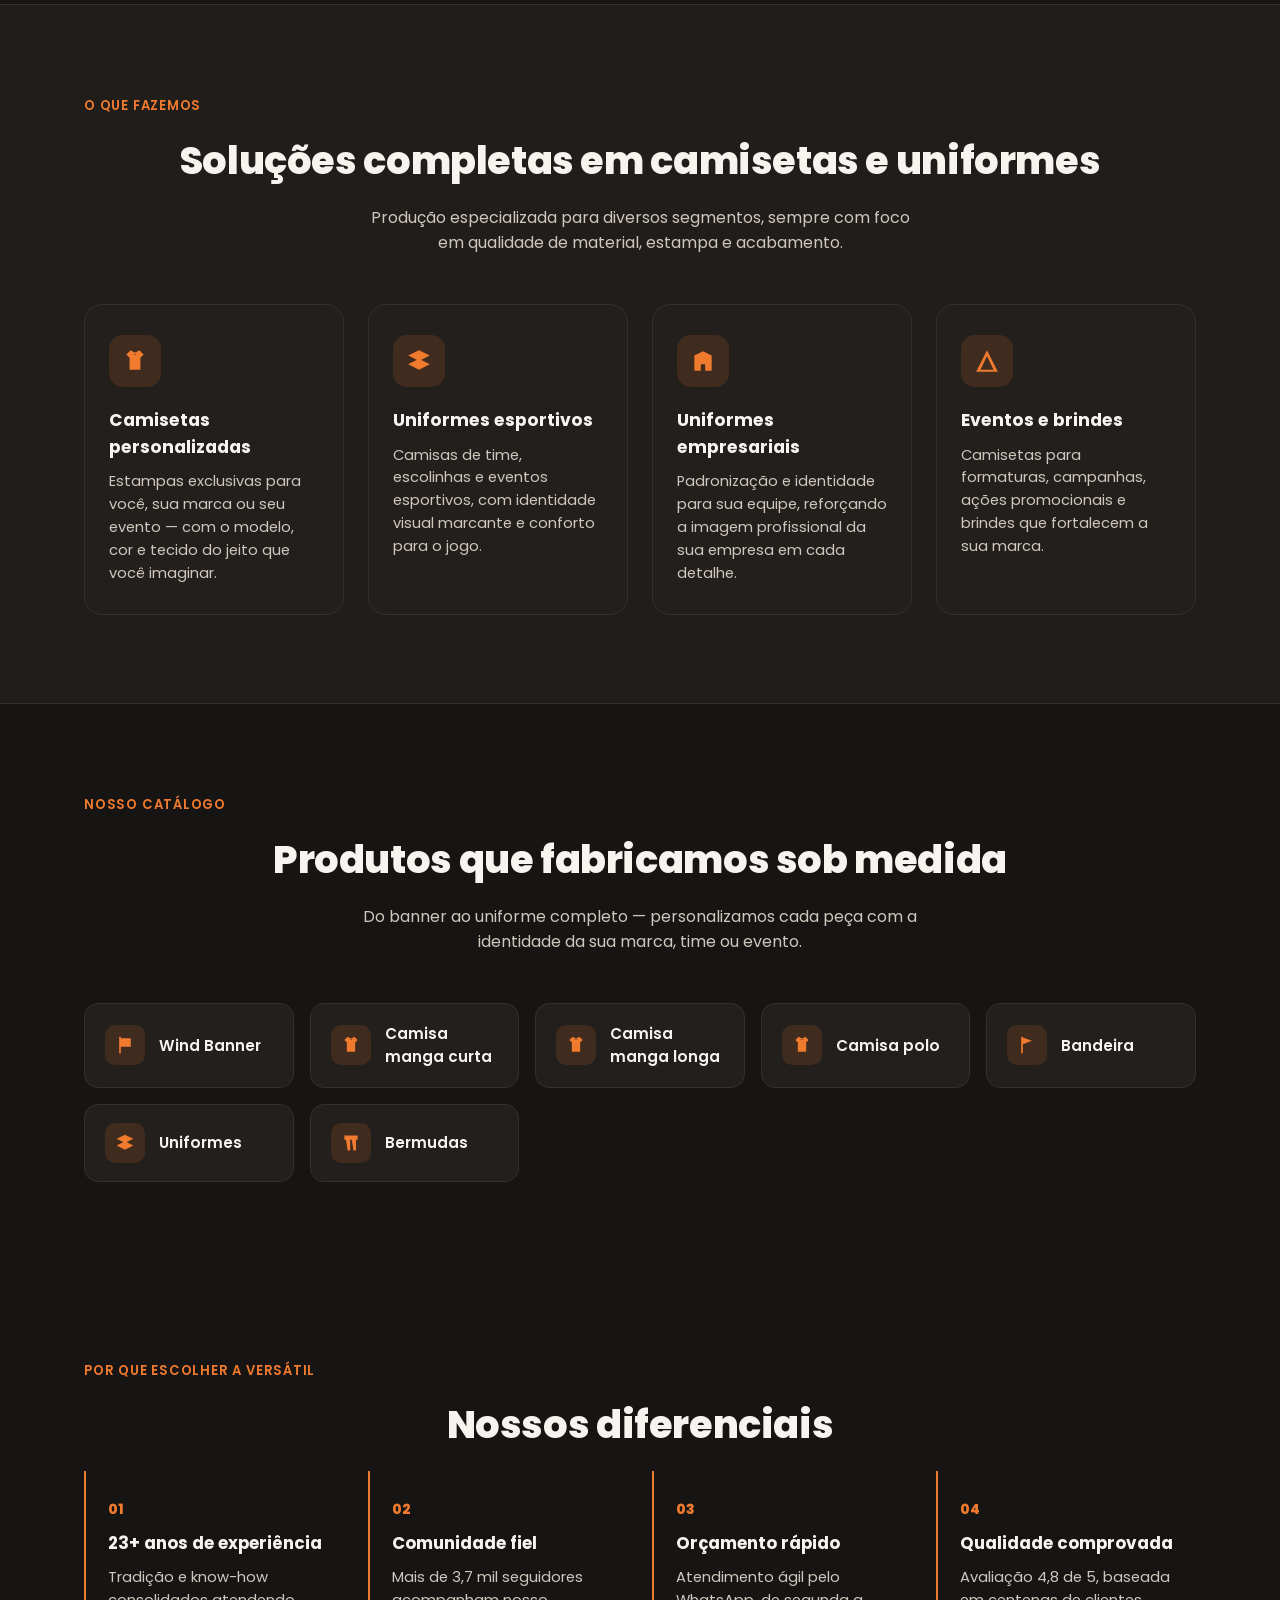
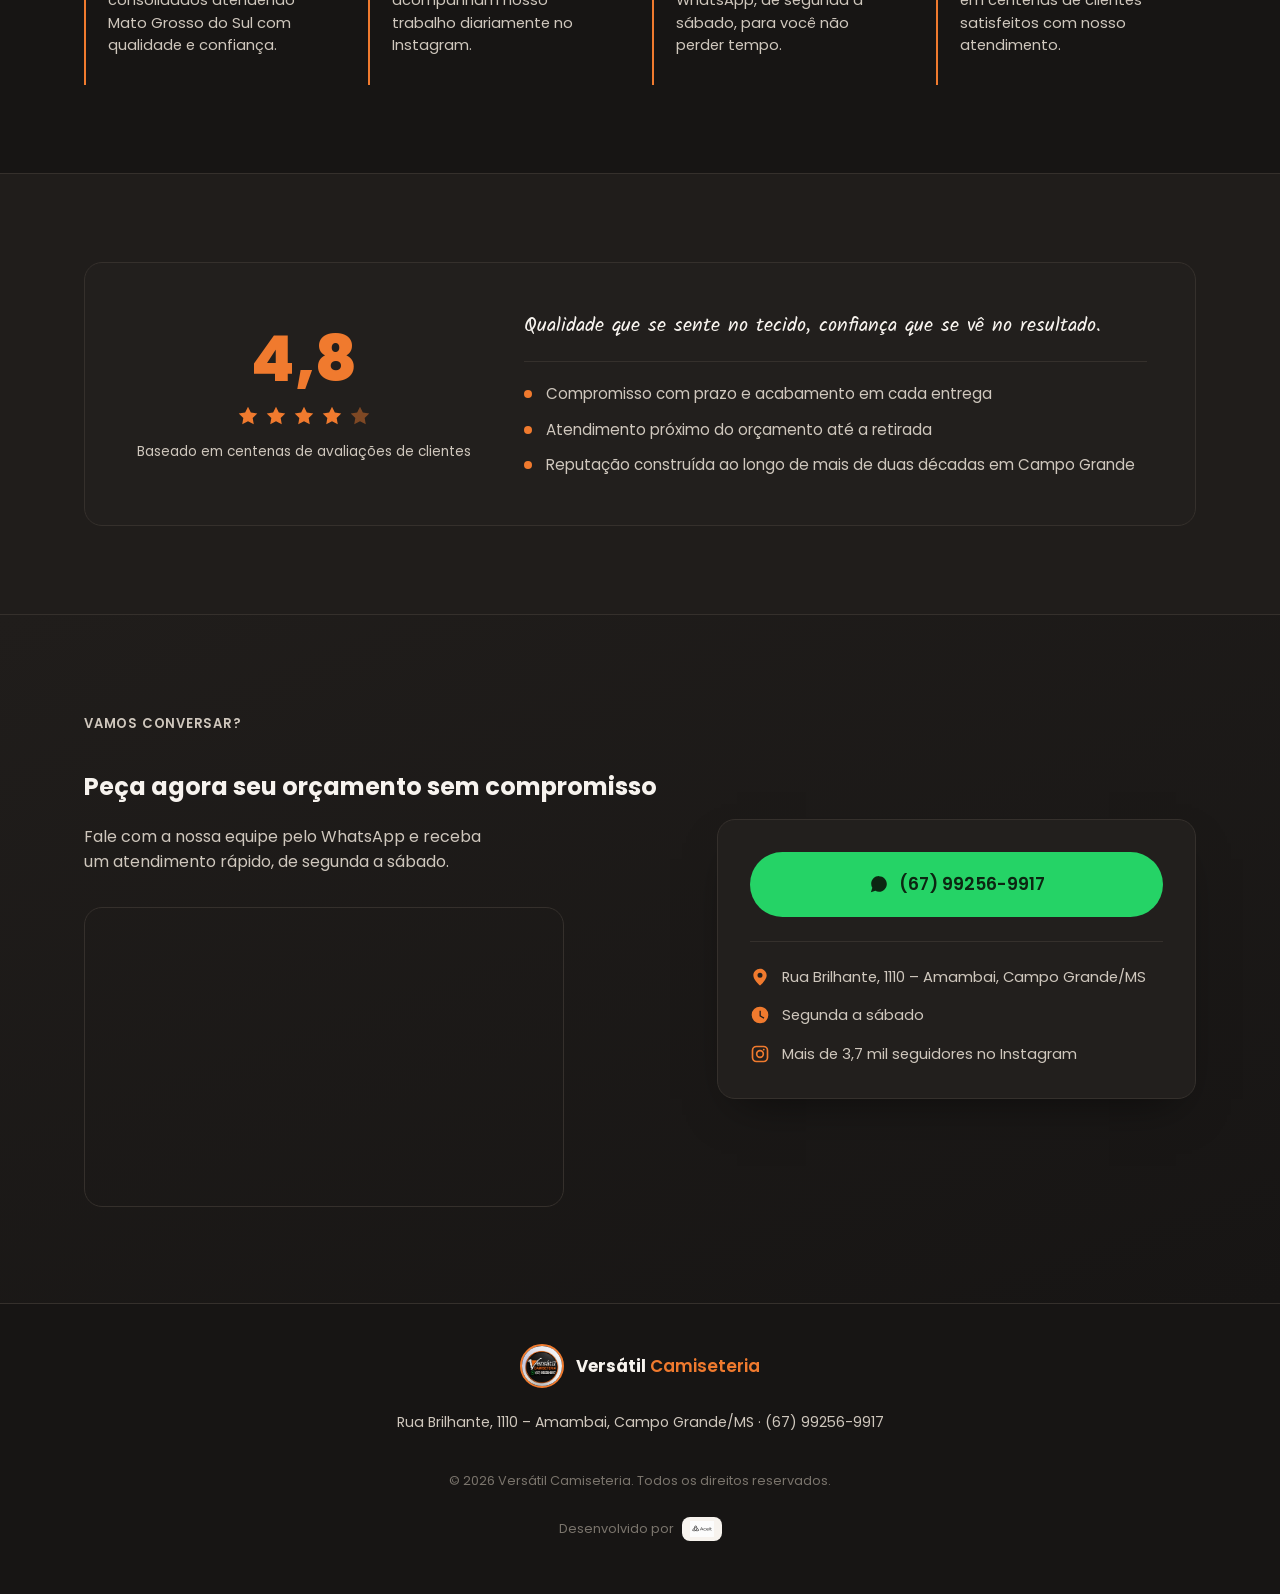
<file: versatil-camiseteria/index.html>
<!DOCTYPE html>
<html lang="pt-BR" class="no-js">
<head>
<meta charset="UTF-8" />
<meta name="viewport" content="width=device-width, initial-scale=1.0" />
<title>Versátil Camiseteria | Camisetas e Uniformes Personalizados em Campo Grande/MS</title>
<meta name="description" content="Referência em camisetas e uniformes personalizados em Mato Grosso do Sul há mais de 23 anos. Uniformes esportivos, empresariais e personalizados com orçamento rápido pelo WhatsApp." />
<meta name="theme-color" content="#191817" />

<meta property="og:type" content="business.business" />
<meta property="og:title" content="Versátil Camiseteria | Camisetas e Uniformes Personalizados" />
<meta property="og:description" content="Mais de 23 anos produzindo camisetas e uniformes personalizados em Campo Grande/MS. Orçamento rápido pelo WhatsApp." />
<meta property="og:image" content="assets/logo.jpg" />
<meta property="og:locale" content="pt_BR" />

<link rel="icon" href="assets/logo.jpg" />
<link rel="preconnect" href="https://fonts.googleapis.com" />
<link rel="preconnect" href="https://fonts.gstatic.com" crossorigin />
<link href="https://fonts.googleapis.com/css2?family=Poppins:wght@400;500;600;700;800&family=Kalam:wght@700&display=swap" rel="stylesheet" />
<link rel="stylesheet" href="styles.css" />

<script type="application/ld+json">
{
  "@context": "https://schema.org",
  "@type": "ClothingStore",
  "name": "Versátil Camiseteria",
  "image": "assets/logo.jpg",
  "description": "Referência em camisetas e uniformes personalizados em Mato Grosso do Sul há mais de 23 anos.",
  "address": {
    "@type": "PostalAddress",
    "streetAddress": "Rua Brilhante, 1110",
    "addressLocality": "Campo Grande",
    "addressRegion": "MS",
    "addressCountry": "BR"
  },
  "telephone": "+55 67 99256-9917",
  "openingHoursSpecification": {
    "@type": "OpeningHoursSpecification",
    "dayOfWeek": ["Monday", "Tuesday", "Wednesday", "Thursday", "Friday", "Saturday"]
  },
  "priceRange": "$$"
}
</script>
</head>
<body>

<a class="skip-link" href="#conteudo">Pular para o conteúdo</a>

<div class="whatsapp-float" id="whatsappFloat">
  <a href="https://wa.me/5567992569917?text=Ol%C3%A1!%20Vim%20pelo%20site%20e%20gostaria%20de%20um%20or%C3%A7amento." target="_blank" rel="noopener" aria-label="Falar no WhatsApp">
    <svg viewBox="0 0 32 32" aria-hidden="true"><path fill="currentColor" d="M16.001 3C9.107 3 3.5 8.607 3.5 15.5c0 2.36.66 4.57 1.8 6.457L3 29l7.2-2.257A12.44 12.44 0 0 0 16 28.5C22.893 28.5 28.5 22.893 28.5 16S22.893 3.5 16.001 3.5V3Zm0 22.86a10.3 10.3 0 0 1-5.243-1.437l-.376-.223-4.28 1.342 1.386-4.17-.246-.393a10.29 10.29 0 0 1-1.582-5.479c0-5.68 4.62-10.3 10.34-10.3 5.68 0 10.3 4.62 10.3 10.34 0 5.68-4.62 10.32-10.3 10.32Zm5.66-7.73c-.31-.155-1.83-.903-2.113-1.006-.283-.104-.49-.155-.696.155-.207.31-.8 1.006-.982 1.213-.18.207-.362.233-.672.078-.31-.155-1.31-.483-2.494-1.538-.922-.822-1.545-1.837-1.726-2.147-.18-.31-.02-.478.136-.632.14-.14.31-.362.465-.543.155-.18.207-.31.31-.517.104-.207.052-.388-.026-.543-.078-.155-.696-1.677-.954-2.297-.251-.603-.507-.521-.696-.531l-.593-.01c-.207 0-.543.078-.827.388-.284.31-1.084 1.06-1.084 2.582 0 1.523 1.11 2.995 1.264 3.202.155.207 2.185 3.336 5.293 4.679.74.32 1.317.511 1.767.654.742.236 1.417.202 1.951.123.595-.089 1.83-.748 2.088-1.47.259-.723.259-1.343.181-1.47-.078-.129-.284-.207-.594-.362Z"/></svg>
  </a>
</div>

<header class="site-header" id="topo">
  <div class="wrap header-inner">
    <a class="brand" href="#topo" aria-label="Versátil Camiseteria - Início">
      <img src="assets/logo.jpg" alt="Logo Versátil Camiseteria" width="48" height="48" />
      <span class="brand-text"><strong>Versátil</strong> Camiseteria</span>
    </a>

    <nav class="main-nav" id="mainNav" aria-label="Navegação principal">
      <a href="#sobre">Sobre</a>
      <a href="#servicos">Serviços</a>
      <a href="#produtos">Produtos</a>
      <a href="#diferenciais">Diferenciais</a>
      <a href="#avaliacoes">Avaliações</a>
      <a href="#contato">Contato</a>
      <a class="nav-cta" href="https://wa.me/5567992569917" target="_blank" rel="noopener">Orçamento rápido</a>
    </nav>

    <button class="menu-toggle" id="menuToggle" aria-label="Abrir menu" aria-expanded="false" aria-controls="mainNav">
      <span></span><span></span><span></span>
    </button>
  </div>
</header>

<main id="conteudo">

  <section class="hero">
    <div class="hero-bg" aria-hidden="true"></div>
    <div class="wrap hero-inner">
      <div class="hero-copy">
        <p class="eyebrow">Há mais de 23 anos em Mato Grosso do Sul</p>
        <h1>Camisetas e uniformes personalizados com a qualidade que sua marca merece</h1>
        <p class="hero-sub">Uniformes esportivos, empresariais e peças personalizadas para todos os segmentos — do orçamento à entrega, com atendimento rápido e confiável.</p>
        <div class="hero-actions">
          <a class="btn btn-primary" href="https://wa.me/5567992569917?text=Ol%C3%A1!%20Quero%20um%20or%C3%A7amento%20de%20camisetas%2Funiformes." target="_blank" rel="noopener">
            <svg viewBox="0 0 32 32" aria-hidden="true" class="btn-icon"><path fill="currentColor" d="M16.001 3C9.107 3 3.5 8.607 3.5 15.5c0 2.36.66 4.57 1.8 6.457L3 29l7.2-2.257A12.44 12.44 0 0 0 16 28.5C22.893 28.5 28.5 22.893 28.5 16S22.893 3.5 16.001 3.5V3Z"/></svg>
            Peça seu orçamento no WhatsApp
          </a>
          <a class="btn btn-ghost" href="#servicos">Ver serviços</a>
        </div>
        <ul class="hero-stats" role="list">
          <li><strong>23+</strong><span>anos de experiência</span></li>
          <li><strong>3,7 mil+</strong><span>seguidores no Instagram</span></li>
          <li><strong>4,8/5</strong><span>avaliação dos clientes</span></li>
        </ul>
      </div>
    </div>
  </section>

  <section class="marquee" aria-label="Segmentos atendidos">
    <div class="marquee-track">
      <span>Camisetas personalizadas</span><span>•</span>
      <span>Uniformes esportivos</span><span>•</span>
      <span>Uniformes empresariais</span><span>•</span>
      <span>Times e escolinhas</span><span>•</span>
      <span>Eventos e brindes</span><span>•</span>
      <span>Camisetas personalizadas</span><span>•</span>
      <span>Uniformes esportivos</span><span>•</span>
      <span>Uniformes empresariais</span><span>•</span>
      <span>Times e escolinhas</span><span>•</span>
      <span>Eventos e brindes</span><span>•</span>
    </div>
  </section>

  <section class="section" id="sobre">
    <div class="wrap about-solo">
      <div class="about-copy reveal">
        <p class="section-eyebrow center">Quem somos</p>
        <h2 class="center">Tradição, versatilidade e confiança em cada estampa</h2>
        <p>A Versátil Camiseteria é referência na produção de camisetas e uniformes personalizados em Mato Grosso do Sul. Ao longo de mais de 23 anos, construímos nossa reputação atendendo clientes com qualidade, agilidade e confiança — do pedido individual às grandes encomendas corporativas.</p>
        <p>Hoje somos reconhecidos pela nossa comunidade: mais de 3,7 mil seguidores no Instagram acompanham nosso trabalho, e centenas de clientes avaliam nosso atendimento com nota 4,8 de 5. Isso é o reflexo do compromisso que temos com cada peça que sai da nossa produção.</p>
        <div class="about-info">
          <div class="info-item">
            <svg viewBox="0 0 24 24" aria-hidden="true"><path fill="currentColor" d="M12 2C7.6 2 4 5.6 4 10c0 5.4 7 11.5 7.3 11.8.2.1.4.2.7.2s.5-.1.7-.2C13 21.5 20 15.4 20 10c0-4.4-3.6-8-8-8zm0 11a3 3 0 1 1 0-6 3 3 0 0 1 0 6z"/></svg>
            <div>
              <strong>Rua Brilhante, 1110</strong>
              <span>Amambai, Campo Grande/MS</span>
            </div>
          </div>
          <div class="info-item">
            <svg viewBox="0 0 24 24" aria-hidden="true"><path fill="currentColor" d="M12 2a10 10 0 1 0 0 20 10 10 0 0 0 0-20zm1 10.6 4.2 2.5-.8 1.3-5-3V7h1.6z"/></svg>
            <div>
              <strong>Segunda a sábado</strong>
              <span>Orçamento rápido pelo WhatsApp</span>
            </div>
          </div>
        </div>
      </div>
    </div>
  </section>

  <section class="section section-alt" id="servicos">
    <div class="wrap">
      <p class="section-eyebrow center">O que fazemos</p>
      <h2 class="center">Soluções completas em camisetas e uniformes</h2>
      <p class="section-sub center">Produção especializada para diversos segmentos, sempre com foco em qualidade de material, estampa e acabamento.</p>

      <div class="services-grid">
        <article class="service-card reveal">
          <div class="service-icon">
            <svg viewBox="0 0 24 24" aria-hidden="true"><path fill="currentColor" d="M8 2 4 6l3 3v11h10V9l3-3-4-4-3 2h-2L8 2zm4 3.2L13.6 6H10.4L12 5.2z"/></svg>
          </div>
          <h3>Camisetas personalizadas</h3>
          <p>Estampas exclusivas para você, sua marca ou seu evento — com o modelo, cor e tecido do jeito que você imaginar.</p>
        </article>

        <article class="service-card reveal">
          <div class="service-icon">
            <svg viewBox="0 0 24 24" aria-hidden="true"><path fill="currentColor" d="M12 2 2 7l10 5 10-5-10-5zm0 8L2 15l10 5 10-5-10-5z"/></svg>
          </div>
          <h3>Uniformes esportivos</h3>
          <p>Camisas de time, escolinhas e eventos esportivos, com identidade visual marcante e conforto para o jogo.</p>
        </article>

        <article class="service-card reveal">
          <div class="service-icon">
            <svg viewBox="0 0 24 24" aria-hidden="true"><path fill="currentColor" d="M4 21V7l8-4 8 4v14h-6v-6H10v6H4z"/></svg>
          </div>
          <h3>Uniformes empresariais</h3>
          <p>Padronização e identidade para sua equipe, reforçando a imagem profissional da sua empresa em cada detalhe.</p>
        </article>

        <article class="service-card reveal">
          <div class="service-icon">
            <svg viewBox="0 0 24 24" aria-hidden="true"><path fill="currentColor" d="M12 2 2 22h20L12 2zm0 5.4 6 12.6H6l6-12.6z"/></svg>
          </div>
          <h3>Eventos e brindes</h3>
          <p>Camisetas para formaturas, campanhas, ações promocionais e brindes que fortalecem a sua marca.</p>
        </article>
      </div>
    </div>
  </section>

  <section class="section" id="produtos">
    <div class="wrap">
      <p class="section-eyebrow center">Nosso catálogo</p>
      <h2 class="center">Produtos que fabricamos sob medida</h2>
      <p class="section-sub center">Do banner ao uniforme completo — personalizamos cada peça com a identidade da sua marca, time ou evento.</p>

      <div class="products-grid">
        <div class="product-chip reveal">
          <div class="product-icon">
            <svg viewBox="0 0 24 24" aria-hidden="true"><path fill="currentColor" d="M5 2h2v20H5V2zm2 2h12v10H7V4z"/></svg>
          </div>
          <span>Wind Banner</span>
        </div>

        <div class="product-chip reveal">
          <div class="product-icon">
            <svg viewBox="0 0 24 24" aria-hidden="true"><path fill="currentColor" d="M8 2 4 6l3 3v11h10V9l3-3-4-4-3 2h-2L8 2zm4 3.2L13.6 6H10.4L12 5.2z"/></svg>
          </div>
          <span>Camisa manga curta</span>
        </div>

        <div class="product-chip reveal">
          <div class="product-icon">
            <svg viewBox="0 0 24 24" aria-hidden="true"><path fill="currentColor" d="M8 2 4 6l3 3v11h10V9l3-3-4-4-3 2h-2L8 2zm4 3.2L13.6 6H10.4L12 5.2z"/></svg>
          </div>
          <span>Camisa manga longa</span>
        </div>

        <div class="product-chip reveal">
          <div class="product-icon">
            <svg viewBox="0 0 24 24" aria-hidden="true"><path fill="currentColor" d="M8 2 4 6l3 3v11h10V9l3-3-4-4-3 2h-2L8 2zm4 3.2L13.6 6H10.4L12 5.2z"/></svg>
          </div>
          <span>Camisa polo</span>
        </div>

        <div class="product-chip reveal">
          <div class="product-icon">
            <svg viewBox="0 0 24 24" aria-hidden="true"><path fill="currentColor" d="M5 2h2v20H5V2zm2 1 11 4-11 4V3z"/></svg>
          </div>
          <span>Bandeira</span>
        </div>

        <div class="product-chip reveal">
          <div class="product-icon">
            <svg viewBox="0 0 24 24" aria-hidden="true"><path fill="currentColor" d="M12 2 2 7l10 5 10-5-10-5zm0 8L2 15l10 5 10-5-10-5z"/></svg>
          </div>
          <span>Uniformes</span>
        </div>

        <div class="product-chip reveal">
          <div class="product-icon">
            <svg viewBox="0 0 24 24" aria-hidden="true"><path fill="currentColor" d="M4 3h16v5H4zM6 8h5v13H8zM13 8h5v13h-3z"/></svg>
          </div>
          <span>Bermudas</span>
        </div>
      </div>
    </div>
  </section>

  <section class="section" id="diferenciais">
    <div class="wrap">
      <p class="section-eyebrow center">Por que escolher a Versátil</p>
      <h2 class="center">Nossos diferenciais</h2>

      <div class="diff-grid">
        <div class="diff-card reveal">
          <span class="diff-num">01</span>
          <h3>23+ anos de experiência</h3>
          <p>Tradição e know-how consolidados atendendo Mato Grosso do Sul com qualidade e confiança.</p>
        </div>
        <div class="diff-card reveal">
          <span class="diff-num">02</span>
          <h3>Comunidade fiel</h3>
          <p>Mais de 3,7 mil seguidores acompanham nosso trabalho diariamente no Instagram.</p>
        </div>
        <div class="diff-card reveal">
          <span class="diff-num">03</span>
          <h3>Orçamento rápido</h3>
          <p>Atendimento ágil pelo WhatsApp, de segunda a sábado, para você não perder tempo.</p>
        </div>
        <div class="diff-card reveal">
          <span class="diff-num">04</span>
          <h3>Qualidade comprovada</h3>
          <p>Avaliação 4,8 de 5, baseada em centenas de clientes satisfeitos com nosso atendimento.</p>
        </div>
      </div>
    </div>
  </section>

  <section class="section section-alt" id="avaliacoes">
    <div class="wrap">
      <div class="rating-panel reveal">
        <div class="rating-score">
          <span class="rating-number">4,8</span>
          <div class="rating-stars" aria-label="4,8 de 5 estrelas">
            <svg viewBox="0 0 24 24"><path fill="currentColor" d="m12 2 3.1 6.3 7 1-5 4.9 1.2 6.9L12 17.8 5.7 21.1l1.2-6.9-5-4.9 7-1L12 2z"/></svg>
            <svg viewBox="0 0 24 24"><path fill="currentColor" d="m12 2 3.1 6.3 7 1-5 4.9 1.2 6.9L12 17.8 5.7 21.1l1.2-6.9-5-4.9 7-1L12 2z"/></svg>
            <svg viewBox="0 0 24 24"><path fill="currentColor" d="m12 2 3.1 6.3 7 1-5 4.9 1.2 6.9L12 17.8 5.7 21.1l1.2-6.9-5-4.9 7-1L12 2z"/></svg>
            <svg viewBox="0 0 24 24"><path fill="currentColor" d="m12 2 3.1 6.3 7 1-5 4.9 1.2 6.9L12 17.8 5.7 21.1l1.2-6.9-5-4.9 7-1L12 2z"/></svg>
            <svg viewBox="0 0 24 24"><path fill="currentColor" d="m12 2 3.1 6.3 7 1-5 4.9 1.2 6.9L12 17.8 5.7 21.1l1.2-6.9-5-4.9 7-1L12 2z" opacity=".45"/></svg>
          </div>
          <p>Baseado em centenas de avaliações de clientes</p>
        </div>
        <div class="trust-copy">
          <p class="testimonial-tagline">Qualidade que se sente no tecido, confiança que se vê no resultado.</p>
          <ul class="trust-points" role="list">
            <li>Compromisso com prazo e acabamento em cada entrega</li>
            <li>Atendimento próximo do orçamento até a retirada</li>
            <li>Reputação construída ao longo de mais de duas décadas em Campo Grande</li>
          </ul>
        </div>
      </div>
    </div>
  </section>

  <section class="cta-band" id="contato">
    <div class="wrap cta-inner">
      <div class="cta-copy reveal">
        <p class="section-eyebrow">Vamos conversar?</p>
        <h2>Peça agora seu orçamento sem compromisso</h2>
        <p>Fale com a nossa equipe pelo WhatsApp e receba um atendimento rápido, de segunda a sábado.</p>

        <div class="map-embed">
          <iframe
            src="https://www.google.com/maps?q=Rua+Brilhante,+1110+-+Amambai,+Campo+Grande+-+MS&output=embed"
            title="Mapa: Rua Brilhante, 1110 – Amambai, Campo Grande/MS"
            loading="lazy"
            referrerpolicy="no-referrer-when-downgrade"
          ></iframe>
        </div>
      </div>

      <div class="contact-card reveal">
        <a class="btn btn-primary btn-lg" href="https://wa.me/5567992569917?text=Ol%C3%A1!%20Quero%20um%20or%C3%A7amento%20de%20camisetas%2Funiformes." target="_blank" rel="noopener">
          <svg viewBox="0 0 32 32" aria-hidden="true" class="btn-icon"><path fill="currentColor" d="M16.001 3C9.107 3 3.5 8.607 3.5 15.5c0 2.36.66 4.57 1.8 6.457L3 29l7.2-2.257A12.44 12.44 0 0 0 16 28.5C22.893 28.5 28.5 22.893 28.5 16S22.893 3.5 16.001 3.5V3Z"/></svg>
          (67) 99256-9917
        </a>

        <ul class="contact-list">
          <li>
            <svg viewBox="0 0 24 24" aria-hidden="true"><path fill="currentColor" d="M12 2C7.6 2 4 5.6 4 10c0 5.4 7 11.5 7.3 11.8.2.1.4.2.7.2s.5-.1.7-.2C13 21.5 20 15.4 20 10c0-4.4-3.6-8-8-8zm0 11a3 3 0 1 1 0-6 3 3 0 0 1 0 6z"/></svg>
            Rua Brilhante, 1110 – Amambai, Campo Grande/MS
          </li>
          <li>
            <svg viewBox="0 0 24 24" aria-hidden="true"><path fill="currentColor" d="M12 2a10 10 0 1 0 0 20 10 10 0 0 0 0-20zm1 10.6 4.2 2.5-.8 1.3-5-3V7h1.6z"/></svg>
            Segunda a sábado
          </li>
          <li>
            <svg viewBox="0 0 24 24" aria-hidden="true"><path fill="currentColor" d="M7.75 2A5.75 5.75 0 0 0 2 7.75v8.5A5.75 5.75 0 0 0 7.75 22h8.5A5.75 5.75 0 0 0 22 16.25v-8.5A5.75 5.75 0 0 0 16.25 2h-8.5Zm0 2h8.5A3.75 3.75 0 0 1 20 7.75v8.5A3.75 3.75 0 0 1 16.25 20h-8.5A3.75 3.75 0 0 1 4 16.25v-8.5A3.75 3.75 0 0 1 7.75 4Zm8.88 1.62a1.13 1.13 0 1 0 0 2.25 1.13 1.13 0 0 0 0-2.25ZM12 7a5 5 0 1 0 0 10 5 5 0 0 0 0-10Zm0 2a3 3 0 1 1 0 6 3 3 0 0 1 0-6Z"/></svg>
            Mais de 3,7 mil seguidores no Instagram
          </li>
        </ul>
      </div>
    </div>
  </section>

</main>

<footer class="site-footer">
  <div class="wrap footer-inner">
    <a class="brand" href="#topo">
      <img src="assets/logo.jpg" alt="Logo Versátil Camiseteria" width="36" height="36" />
      <span class="brand-text"><strong>Versátil</strong> Camiseteria</span>
    </a>
    <p>Rua Brilhante, 1110 – Amambai, Campo Grande/MS &middot; (67) 99256-9917</p>
    <p class="footer-copy">&copy; <span id="year"></span> Versátil Camiseteria. Todos os direitos reservados.</p>
    <p class="footer-credit">
      Desenvolvido por
      <span class="footer-credit-badge">
        <img src="assets/acelt-logo.png" alt="Acelt" width="72" height="48" />
      </span>
    </p>
  </div>
</footer>

<script src="script.js"></script>
</body>
</html>
</file>
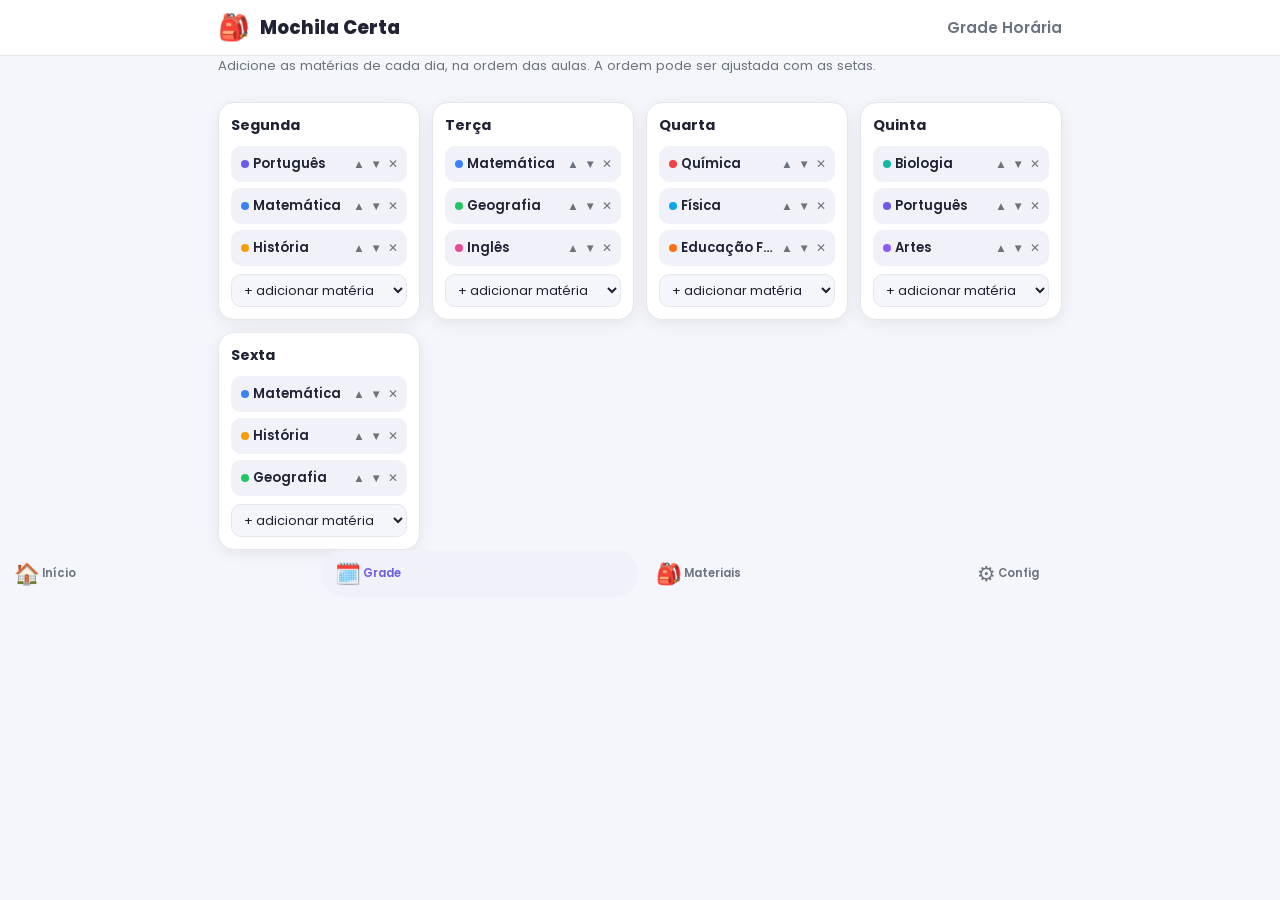
<file: mochila-certa/grade.html>
<!DOCTYPE html>
<html lang="pt-BR">
<head>
<meta charset="UTF-8" />
<meta name="viewport" content="width=device-width, initial-scale=1.0" />
<title>Mochila Certa | Grade Horária</title>
<meta name="description" content="Monte a grade horária semanal das suas matérias na Mochila Certa." />
<meta name="theme-color" content="#6C5CE7" />
<link rel="icon" href="data:image/svg+xml,<svg xmlns=%22http://www.w3.org/2000/svg%22 viewBox=%220 0 100 100%22><text y=%22.9em%22 font-size=%2290%22>🎒</text></svg>" />
<link rel="preconnect" href="https://fonts.googleapis.com" />
<link rel="preconnect" href="https://fonts.gstatic.com" crossorigin />
<link href="https://fonts.googleapis.com/css2?family=Poppins:wght@400;500;600;700;800&display=swap" rel="stylesheet" />
<link rel="stylesheet" href="css/styles.css" />
<script>
(function () {
  try {
    var s = JSON.parse(localStorage.getItem('mc_settings') || '{}');
    document.documentElement.setAttribute('data-theme', s.theme === 'dark' ? 'dark' : 'light');
  } catch (e) {}
})();
</script>
</head>
<body data-page="grade">

<header class="topbar">
  <div class="wrap topbar-inner">
    <span class="brand"><span class="brand-emoji">🎒</span> Mochila Certa</span>
    <span class="page-title">Grade Horária</span>
  </div>
</header>

<main class="wrap">
  <div class="section">
    <p class="muted small">Adicione as matérias de cada dia, na ordem das aulas. A ordem pode ser ajustada com as setas.</p>
  </div>
  <div id="gradeRoot"></div>
</main>

<nav class="tabbar" aria-label="Navegação principal">
  <a href="index.html" data-nav="dashboard"><span class="icon">🏠</span>Início</a>
  <a href="grade.html" data-nav="grade"><span class="icon">🗓️</span>Grade</a>
  <a href="materiais.html" data-nav="materiais"><span class="icon">🎒</span>Materiais</a>
  <a href="config.html" data-nav="config"><span class="icon">⚙️</span>Config</a>
</nav>

<script src="js/storage.js"></script>
<script src="js/app.js"></script>
<script src="js/grade.js"></script>
</body>
</html>
</file>
<file: css/style.css>
/* ============ RESET & TOKENS ============ */
* { margin: 0; padding: 0; box-sizing: border-box; }

@font-face {
  font-family: "Inter";
  src: url("../assets/fonts/inter-400.ttf") format("truetype");
  font-weight: 400; font-style: normal; font-display: swap;
}
@font-face {
  font-family: "Inter";
  src: url("../assets/fonts/inter-500.ttf") format("truetype");
  font-weight: 500; font-style: normal; font-display: swap;
}
@font-face {
  font-family: "Inter";
  src: url("../assets/fonts/inter-600.ttf") format("truetype");
  font-weight: 600; font-style: normal; font-display: swap;
}
@font-face {
  font-family: "Inter";
  src: url("../assets/fonts/inter-700.ttf") format("truetype");
  font-weight: 700; font-style: normal; font-display: swap;
}
@font-face {
  font-family: "Inter";
  src: url("../assets/fonts/inter-800.ttf") format("truetype");
  font-weight: 800; font-style: normal; font-display: swap;
}
@font-face {
  font-family: "Playfair Display";
  src: url("../assets/fonts/playfair-700.ttf") format("truetype");
  font-weight: 700; font-style: normal; font-display: swap;
}
@font-face {
  font-family: "Playfair Display";
  src: url("../assets/fonts/playfair-800.ttf") format("truetype");
  font-weight: 800; font-style: normal; font-display: swap;
}
@font-face {
  font-family: "Playfair Display";
  src: url("../assets/fonts/playfair-700italic.ttf") format("truetype");
  font-weight: 700; font-style: italic; font-display: swap;
}
@font-face {
  font-family: "Playfair Display";
  src: url("../assets/fonts/playfair-600italic.ttf") format("truetype");
  font-weight: 600; font-style: italic; font-display: swap;
}

:root {
  --navy: #101b30;
  --navy-2: #182541;
  --red: #d92b2b;
  --red-dark: #b81f1f;
  --gold: #c99a3d;
  --gold-dark: #b3852c;
  --bg: #ffffff;
  --bg-soft: #f6f6f9;
  --ink: #16202f;
  --ink-soft: #5c6579;
  --border: #e7e8ee;
  --radius-lg: 24px;
  --radius-md: 16px;
  --shadow-card: 0 12px 30px -14px rgba(16, 27, 48, 0.18);
  --shadow-card-hover: 0 18px 40px -14px rgba(16, 27, 48, 0.26);
  --container: 1180px;
  --font-display: "Playfair Display", Georgia, serif;
  --font-body: "Inter", sans-serif;
}

html { scroll-behavior: smooth; }

body {
  font-family: var(--font-body);
  color: var(--ink);
  background: var(--bg);
  overflow-x: hidden;
  font-size: 16px;
  line-height: 1.6;
}

img { max-width: 100%; display: block; }
a { text-decoration: none; color: inherit; }
button { font-family: inherit; border: none; background: none; cursor: pointer; }

.container {
  max-width: var(--container);
  margin: 0 auto;
  padding: 0 24px;
}

.icon { width: 22px; height: 22px; }
.icon--sm { width: 16px; height: 16px; }

/* ============ TYPE HELPERS ============ */
.eyebrow {
  font-family: var(--font-body);
  font-weight: 700;
  font-size: 0.8rem;
  letter-spacing: 2px;
  text-transform: uppercase;
  color: var(--red);
  margin-bottom: 14px;
}
.eyebrow--onDark { color: var(--red); }

.h2 {
  font-family: var(--font-display);
  font-weight: 800;
  font-size: clamp(1.9rem, 3.4vw, 2.8rem);
  line-height: 1.18;
  text-wrap: balance;
  color: var(--ink);
}
.h2 em, .hero__title em {
  font-style: italic;
  font-weight: 700;
  color: var(--red);
}
.h2--onDark { color: #fff; }

.lead {
  margin-top: 18px;
  max-width: 60ch;
  color: var(--ink-soft);
  font-size: 1.05rem;
}
.lead--center { margin-left: auto; margin-right: auto; text-align: center; }

.section-head {
  max-width: 720px;
  margin: 0 auto 56px;
  text-align: center;
}
.section-head .eyebrow { display: block; }

.section { padding: 88px 0; }
.section--tight { padding: 0 0 88px; }
.section--muted { background: var(--bg-soft); }

/* ============ REVEAL ============
   Visible (opacity:1) by default — safe if JS never runs. The .in-view
   class (added by IntersectionObserver as each section scrolls into
   view) is a pure enhancement that replays the fade-up animation. */
@keyframes fade-up {
  from { opacity: 0; transform: translateY(28px); }
  to { opacity: 1; transform: translateY(0); }
}
.reveal { opacity: 1; }
.reveal.in-view { animation: fade-up .8s ease-out both; }

@media (prefers-reduced-motion: reduce) {
  .reveal.in-view { animation: none; }
}

/* Word-by-word heading reveal. Words are visible (opacity:1) by default —
   the .words-in trigger class (added by IntersectionObserver) is a pure
   enhancement: if it never fires, headings stay fully visible, just
   without the staggered pop-in. */
.word-pop { display: inline-block; opacity: 1; }
@keyframes word-pop-in {
  from { opacity: 0; transform: translateY(.3em); }
  to { opacity: 1; transform: translateY(0); }
}
.words-trigger.words-in .word-pop {
  animation: word-pop-in .5s cubic-bezier(.2,.8,.2,1) both;
  animation-delay: calc(var(--word-i, 0) * 45ms);
}
@media (prefers-reduced-motion: reduce) {
  .words-trigger.words-in .word-pop { animation: none; }
}

/* ============ BUTTONS ============ */
.btn {
  display: inline-flex;
  align-items: center;
  gap: 10px;
  font-weight: 700;
  font-size: 0.95rem;
  padding: 15px 28px;
  border-radius: 999px;
  transition: transform .18s ease, box-shadow .18s ease, background .18s ease;
}
.btn--gold {
  background: linear-gradient(180deg, var(--gold), var(--gold-dark));
  color: #fff;
  box-shadow: 0 10px 24px -8px rgba(201, 154, 61, 0.55);
}
.btn--gold:hover { transform: translateY(-2px); box-shadow: 0 14px 30px -8px rgba(201, 154, 61, 0.65); }
.btn--dark {
  background: var(--navy);
  color: #fff;
}
.btn--dark:hover { background: var(--navy-2); transform: translateY(-2px); }
.btn--lg { padding: 17px 32px; font-size: 1rem; }

/* ============ NAVBAR ============ */
.navbar {
  position: fixed;
  top: 0; left: 0; right: 0;
  z-index: 100;
  background: rgba(255, 255, 255, 0.92);
  backdrop-filter: blur(10px);
  border-bottom: 1px solid var(--border);
}
.navbar__inner {
  display: flex;
  align-items: center;
  justify-content: space-between;
  gap: 20px;
  padding: 16px 24px;
}
.navbar__brand { display: flex; align-items: center; gap: 12px; }
.navbar__crest {
  width: 44px; height: 44px;
  object-fit: contain;
  flex-shrink: 0;
}
.navbar__brand-text {
  font-family: var(--font-display);
  font-weight: 800;
  font-size: 1.3rem;
  color: var(--ink);
}
.navbar__brand-text em { font-style: italic; color: var(--red); }

.navbar__nav { display: flex; gap: 32px; }
.navbar__link {
  font-weight: 600;
  font-size: 0.95rem;
  color: var(--ink-soft);
  position: relative;
  padding: 4px 0;
  transition: color .15s ease;
}
.navbar__link:hover { color: var(--red); }

.navbar__burger {
  display: none;
  color: var(--ink);
  padding: 6px;
}

/* ============ HERO ============ */
.hero {
  position: relative;
  min-height: 92vh;
  display: flex;
  align-items: center;
  justify-content: center;
  text-align: center;
  padding: 140px 24px 100px;
  background:
    radial-gradient(circle at 15% 20%, rgba(217, 43, 43, 0.06), transparent 45%),
    radial-gradient(circle at 85% 80%, rgba(201, 154, 61, 0.08), transparent 45%),
    var(--bg);
  overflow: hidden;
}
.hero__decor { position: absolute; inset: 0; pointer-events: none; }
.hero__fig {
  position: absolute;
  display: flex;
  align-items: center;
  justify-content: center;
  width: 64px;
  height: 64px;
  border-radius: 50%;
  border: 3px solid rgba(255,255,255,.55);
  animation: hero-float 6s ease-in-out infinite;
  box-shadow: 0 10px 22px -6px rgba(16,27,48,.35);
}
.hero__fig .icon { width: 30px; height: 30px; }
.hero__fig--spider { background: radial-gradient(circle at 35% 30%, #c8321f, #7a1c10); }
.hero__fig--iron { background: radial-gradient(circle at 35% 30%, #b3271c, #6e150e); }
.hero__fig--cap { background: radial-gradient(circle at 35% 30%, #2f4fb0, #1c2f70); }
.hero__fig--hulk { background: radial-gradient(circle at 35% 30%, #3f8f4f, #1f5a2c); }
.hero__fig--1 { top: 14%; left: 6%; animation-delay: 0s; }
.hero__fig--2 { top: 14%; right: 6%; animation-delay: .8s; }
.hero__fig--3 { bottom: 8%; left: 6%; animation-delay: 1.6s; }
.hero__fig--4 { bottom: 8%; right: 6%; animation-delay: 2.4s; }
@media (max-width: 640px) {
  .hero__fig { width: 44px; height: 44px; }
  .hero__fig .icon { width: 20px; height: 20px; }
  .hero__fig--1, .hero__fig--2 { top: 4%; }
  .hero__fig--3, .hero__fig--4 { bottom: 2%; }
}
@keyframes hero-float {
  0%, 100% { transform: translateY(0); }
  50% { transform: translateY(-18px); }
}

.hero__content { position: relative; z-index: 2; max-width: 760px; }
.badge {
  display: inline-flex;
  align-items: center;
  gap: 10px;
  border: 1px solid var(--border);
  background: #fff;
  padding: 10px 22px;
  border-radius: 999px;
  font-weight: 700;
  font-size: 0.85rem;
  letter-spacing: .5px;
  text-transform: uppercase;
  color: var(--red);
  box-shadow: var(--shadow-card);
  margin-bottom: 32px;
}
.hero__title {
  font-family: var(--font-display);
  font-style: italic;
  font-weight: 700;
  font-size: clamp(3rem, 8vw, 5.2rem);
  color: var(--ink);
  line-height: 1.05;
}
.hero__subtitle {
  margin: 26px auto 0;
  max-width: 560px;
  color: var(--ink-soft);
  font-size: 1.1rem;
  line-height: 1.7;
}
.hero__content .btn { margin-top: 40px; }

/* ============ QUEM SOMOS ============ */
.sobre__grid {
  display: grid;
  grid-template-columns: 1.2fr 1fr;
  gap: 64px;
  align-items: start;
}
.feature-list { display: flex; flex-direction: column; gap: 14px; margin-top: 8px; }
.feature-pill {
  display: flex;
  align-items: center;
  gap: 16px;
  background: var(--bg-soft);
  border-radius: var(--radius-md);
  padding: 18px 22px;
  font-weight: 600;
  transition: transform .18s ease;
}
.feature-pill:hover { transform: translateX(4px); }
.feature-pill__icon {
  display: flex; align-items: center; justify-content: center;
  width: 44px; height: 44px;
  border-radius: 12px;
  background: var(--navy);
  color: var(--red);
  flex-shrink: 0;
}

/* ============ STATS ============ */
.stats__grid {
  display: grid;
  grid-template-columns: repeat(4, 1fr);
  gap: 20px;
}
.stat-card {
  border-radius: var(--radius-lg);
  padding: 32px 26px;
  background: var(--bg-soft);
  display: flex;
  flex-direction: column;
  gap: 6px;
  box-shadow: var(--shadow-card);
  transition: transform .2s ease;
}
.stat-card:hover { transform: translateY(-4px); }
.stat-card--dark { background: linear-gradient(160deg, var(--navy-2), var(--navy)); color: #fff; }
.stat-card--red { background: linear-gradient(160deg, var(--red), var(--red-dark)); color: #fff; }
.stat-card__num {
  font-family: var(--font-display);
  font-weight: 800;
  font-size: 2.6rem;
  color: var(--ink);
}
.stat-card__num--accent { color: var(--red); }
.stat-card--dark .stat-card__num,
.stat-card--red .stat-card__num { color: #fff; }
.stat-card__label { color: var(--ink-soft); font-weight: 500; }
.stat-card--dark .stat-card__label,
.stat-card--red .stat-card__label { color: rgba(255,255,255,.85); }

/* ============ SERVIÇOS ============ */
.services__grid {
  display: grid;
  grid-template-columns: repeat(3, 1fr);
  gap: 20px;
}
.service-card {
  background: #fff;
  border: 1px solid var(--border);
  border-radius: var(--radius-lg);
  padding: 30px 26px;
  box-shadow: var(--shadow-card);
  transition: transform .2s ease, box-shadow .2s ease;
}
.service-card:hover { transform: translateY(-5px); box-shadow: var(--shadow-card-hover); }
.icon-badge {
  display: flex; align-items: center; justify-content: center;
  width: 56px; height: 56px;
  border-radius: 16px;
  background: var(--navy);
  color: var(--red);
  margin-bottom: 18px;
  flex-shrink: 0;
}
.service-card h3 {
  font-family: var(--font-display);
  font-weight: 700;
  font-size: 1.2rem;
  margin-bottom: 8px;
}
.service-card p { color: var(--ink-soft); font-size: 0.96rem; }

/* ============ CARROSSEL ============ */
.carousel { position: relative; }
.carousel__nav { display: flex; justify-content: flex-end; gap: 10px; margin-bottom: 20px; }
.carousel__btn {
  display: flex; align-items: center; justify-content: center;
  width: 46px; height: 46px;
  border-radius: 50%;
  border: 1px solid var(--border);
  background: #fff;
  color: var(--ink);
  box-shadow: var(--shadow-card);
  transition: background .15s ease, color .15s ease, transform .15s ease;
}
.carousel__btn:hover { transform: translateY(-2px); }
.carousel__btn--active { background: var(--navy); color: #fff; border-color: var(--navy); }

.carousel__track {
  display: flex;
  gap: 20px;
  overflow-x: auto;
  scroll-snap-type: x mandatory;
  padding-bottom: 8px;
  scrollbar-width: none;
}
.carousel__track::-webkit-scrollbar { display: none; }

.carousel-card {
  position: relative;
  flex: 0 0 320px;
  scroll-snap-align: start;
  border-radius: var(--radius-lg);
  overflow: hidden;
  aspect-ratio: 3 / 4;
  box-shadow: var(--shadow-card);
  cursor: pointer;
}
.carousel-card img { width: 100%; height: 100%; object-fit: cover; }
.photo-caption {
  position: absolute;
  inset: auto 0 0 0;
  padding: 40px 20px 18px;
  background: linear-gradient(180deg, transparent, rgba(10, 14, 24, .88));
  color: #fff;
  font-family: var(--font-display);
  font-weight: 700;
  font-size: 1.02rem;
  line-height: 1.35;
}

/* ============ CATÁLOGO / COLEÇÕES ============ */
.collection { display: grid; grid-template-columns: 0.85fr 1.15fr; gap: 56px; align-items: start; margin-bottom: 80px; }
.collection:last-child { margin-bottom: 0; }
.collection__info { position: sticky; top: 110px; border-left: 3px solid var(--red); padding-left: 24px; }
.collection__kicker {
  font-weight: 700; font-size: 0.8rem; letter-spacing: 2px; text-transform: uppercase;
  color: var(--ink-soft); margin-bottom: 8px;
}
.collection__title { font-family: var(--font-display); font-weight: 800; font-size: 1.9rem; margin-bottom: 14px; }
.collection__desc { color: var(--ink-soft); margin-bottom: 24px; }

.photo-grid {
  display: grid;
  grid-template-columns: repeat(2, 1fr);
  gap: 18px;
}
.photo-grid .carousel-card { flex: none; aspect-ratio: 4 / 3; }

/* ============ DEPOIMENTOS ============ */
.testimonials__grid {
  display: grid;
  grid-template-columns: repeat(2, 1fr);
  gap: 22px;
}
.testimonial-card {
  background: #fff;
  border: 1px solid var(--border);
  border-radius: var(--radius-lg);
  padding: 30px 28px;
  box-shadow: var(--shadow-card);
}
.testimonial-card__top { display: flex; align-items: flex-start; justify-content: space-between; margin-bottom: 18px; }
.stars { display: flex; gap: 3px; color: var(--red); }
.stars .icon { width: 18px; height: 18px; }
.testimonial-card__quote { color: rgba(217, 43, 43, .25); width: 34px; height: 34px; }
.testimonial-card p { font-size: 1.02rem; color: var(--ink); line-height: 1.65; margin-bottom: 20px; }
.testimonial-card footer { border-top: 1px solid var(--border); padding-top: 16px; display: flex; flex-direction: column; gap: 2px; }
.testimonial-card footer strong { font-family: var(--font-display); font-size: 1.02rem; }
.testimonial-card footer span { color: var(--ink-soft); font-size: 0.9rem; }

/* ============ REVIEW FORM ============ */
.review-form-card {
  max-width: 640px;
  margin: 56px auto 0;
  background: #fff;
  border: 1px solid var(--border);
  border-radius: var(--radius-lg);
  padding: 36px;
  box-shadow: var(--shadow-card);
  text-align: center;
}
.review-form-card h3 {
  font-family: var(--font-display);
  font-weight: 800;
  font-size: 1.4rem;
  margin-bottom: 8px;
}
.review-form-card > p { color: var(--ink-soft); margin-bottom: 26px; }

.review-form { display: flex; flex-direction: column; gap: 18px; text-align: left; }
.review-form__row { display: grid; grid-template-columns: 1fr 1fr; gap: 16px; }
.review-form label { display: flex; flex-direction: column; gap: 8px; font-weight: 600; font-size: 0.9rem; }
.review-form input[type="text"],
.review-form textarea {
  font-family: var(--font-body);
  font-size: 1rem;
  font-weight: 400;
  border: 1px solid var(--border);
  border-radius: 12px;
  padding: 12px 14px;
  background: var(--bg-soft);
  resize: vertical;
}
.review-form input[type="text"]:focus,
.review-form textarea:focus {
  outline: 2px solid var(--red);
  outline-offset: 1px;
}

.review-form__stars-block { display: flex; flex-direction: column; gap: 8px; font-weight: 600; font-size: 0.9rem; }
.star-rating { display: flex; gap: 6px; }
.star {
  font-size: 1.9rem;
  line-height: 1;
  color: var(--border);
  transition: color .15s ease, transform .15s ease;
}
.star:hover { transform: scale(1.15); }
.star.is-active { color: var(--gold); }

.review-form .btn { align-self: center; margin-top: 6px; }
.review-form__hint { text-align: center; font-size: 0.82rem; color: var(--ink-soft); margin: 0; }

@media (max-width: 560px) {
  .review-form-card { padding: 26px 22px; }
  .review-form__row { grid-template-columns: 1fr; }
}

/* ============ CTA FINAL ============ */
.cta-final {
  background: linear-gradient(120deg, var(--navy) 0%, var(--navy-2) 45%, var(--red-dark) 100%);
  border-radius: var(--radius-lg);
  padding: 72px 48px;
  text-align: center;
}
.cta-final .eyebrow { text-align: center; }
.cta-final__text { max-width: 560px; margin: 22px auto 0; color: rgba(255,255,255,.82); font-size: 1.05rem; }
.cta-final .btn { margin-top: 36px; }

/* ============ CONTATO ============ */
.contact__grid {
  display: grid;
  grid-template-columns: repeat(3, 1fr);
  gap: 20px;
  margin-bottom: 32px;
}
.contact-card {
  display: flex;
  gap: 18px;
  background: #fff;
  border: 1px solid var(--border);
  border-radius: var(--radius-lg);
  padding: 26px;
  box-shadow: var(--shadow-card);
  transition: transform .18s ease, box-shadow .18s ease;
}
a.contact-card:hover { transform: translateY(-4px); box-shadow: var(--shadow-card-hover); }
.contact-card__label { font-weight: 700; font-size: 0.78rem; letter-spacing: 1px; text-transform: uppercase; color: var(--red); margin-bottom: 8px; }
.contact-card__value { font-family: var(--font-display); font-weight: 700; font-size: 1.08rem; line-height: 1.4; }
.contact-card__hint { color: var(--ink-soft); font-size: 0.88rem; margin-top: 6px; }

.map-card {
  border: 1px solid var(--border);
  border-radius: var(--radius-lg);
  overflow: hidden;
  box-shadow: var(--shadow-card);
  position: relative;
}
.map-card iframe { width: 100%; height: 360px; border: 0; display: block; }
.map-card__link {
  position: absolute;
  top: 16px; left: 16px;
  z-index: 2;
  background: #fff;
  padding: 10px 16px;
  border-radius: 10px;
  font-weight: 700;
  font-size: 0.9rem;
  display: inline-flex;
  align-items: center;
  gap: 8px;
  box-shadow: var(--shadow-card);
}

/* ============ LIGHTBOX ============ */
.lightbox {
  position: fixed; inset: 0;
  background: rgba(10, 14, 24, .92);
  display: none; align-items: center; justify-content: center;
  z-index: 200; padding: 40px;
}
.lightbox.is-open { display: flex; }
.lightbox__content img { max-width: 90vw; max-height: 85vh; border-radius: 14px; }
.lightbox__close {
  position: absolute; top: 24px; right: 28px;
  background: #fff; color: var(--ink);
  border-radius: 50%; width: 46px; height: 46px;
  display: flex; align-items: center; justify-content: center;
  box-shadow: var(--shadow-card);
}

/* ============ WHATSAPP FLOAT ============ */
.whatsapp-float {
  position: fixed;
  bottom: 26px; right: 26px;
  width: 60px; height: 60px;
  border-radius: 50%;
  background: #25d366;
  color: #fff;
  display: flex; align-items: center; justify-content: center;
  box-shadow: 0 10px 24px -6px rgba(37, 211, 102, .55);
  z-index: 90;
  animation: whatsapp-pulse 2.6s ease-in-out infinite;
}
@keyframes whatsapp-pulse {
  0%, 100% { box-shadow: 0 10px 24px -6px rgba(37, 211, 102, .55); }
  50% { box-shadow: 0 10px 24px -6px rgba(37, 211, 102, .55), 0 0 0 10px rgba(37, 211, 102, .18); }
}

/* ============ FOOTER ============ */
.footer { background: var(--navy); color: #fff; padding: 64px 0 34px; }
.footer__top {
  display: grid;
  grid-template-columns: 1.4fr 1fr auto;
  gap: 40px;
  align-items: start;
  padding-bottom: 34px;
}
.footer__brand p { margin-top: 16px; color: rgba(255,255,255,.65); max-width: 34ch; font-size: 0.95rem; }
.footer .navbar__brand-text { color: #fff; }
.footer__nav { display: flex; flex-direction: column; gap: 14px; }
.footer__nav a { color: rgba(255,255,255,.75); font-weight: 500; transition: color .15s ease; }
.footer__nav a:hover { color: var(--gold); }
.footer__social { display: flex; gap: 12px; }
.footer__social a {
  display: flex; align-items: center; justify-content: center;
  width: 42px; height: 42px;
  border-radius: 50%;
  border: 1px solid rgba(255,255,255,.25);
  color: #fff;
  transition: background .15s ease, border-color .15s ease;
}
.footer__social a:hover { background: rgba(255,255,255,.1); border-color: rgba(255,255,255,.5); }

.footer__divider { border-top: 1px solid rgba(255,255,255,.14); }
.footer__copy { text-align: center; color: rgba(255,255,255,.55); font-size: 0.85rem; margin-top: 28px; }

.footer__dev { display: flex; flex-direction: column; align-items: center; gap: 12px; margin-top: 20px; }
.footer__dev-label { font-size: 0.72rem; letter-spacing: 1.5px; text-transform: uppercase; color: rgba(255,255,255,.45); }
.footer__dev-badge {
  display: inline-flex;
  align-items: center;
  background: #fff;
  border-radius: 10px;
  padding: 8px 16px;
}
.footer__dev-badge img { height: 20px; width: auto; display: block; }

/* ============ RESPONSIVE ============ */
@media (max-width: 980px) {
  .navbar__nav {
    position: fixed;
    top: 73px; left: 0; right: 0;
    background: #fff;
    border-bottom: 1px solid var(--border);
    flex-direction: column;
    align-items: center;
    padding: 20px 0;
    gap: 16px;
    transform: translateY(-150%);
    transition: transform .25s ease;
  }
  .navbar__nav.is-open { transform: translateY(0); }
  .navbar__burger { display: flex; }

  .sobre__grid { grid-template-columns: 1fr; gap: 36px; }
  .stats__grid { grid-template-columns: repeat(2, 1fr); }
  .services__grid { grid-template-columns: repeat(2, 1fr); }
  .collection { grid-template-columns: 1fr; gap: 28px; }
  .collection__info { position: static; }
  .testimonials__grid { grid-template-columns: 1fr; }
  .contact__grid { grid-template-columns: 1fr; }
  .footer__top { grid-template-columns: 1fr; gap: 28px; }
}

@media (max-width: 640px) {
  .services__grid { grid-template-columns: 1fr; }
  .photo-grid { grid-template-columns: 1fr; }
  .stats__grid { grid-template-columns: 1fr; }
  .cta-final { padding: 48px 26px; }
  .whatsapp-float { width: 54px; height: 54px; bottom: 18px; right: 18px; }
}
</file>
<file: versatil-camiseteria/styles.css>
:root {
  --black: #171514;
  --black-soft: #201d1b;
  --panel: #221f1d;
  --orange: #f07a2e;
  --orange-dark: #d9631a;
  --cream: #f7f3ee;
  --cream-dim: #cfc7bd;
  --line: #35302c;
  --whatsapp: #25d366;
  --radius: 18px;
  --wrap: 1160px;
  --shadow: 0 20px 45px -20px rgba(0, 0, 0, 0.55);
  font-size: 16px;
}

* {
  box-sizing: border-box;
}

html {
  scroll-behavior: smooth;
}

body {
  margin: 0;
  background: var(--black);
  color: var(--cream);
  font-family:
    "Poppins",
    system-ui,
    -apple-system,
    Segoe UI,
    Roboto,
    sans-serif;
  line-height: 1.55;
  -webkit-font-smoothing: antialiased;
}

img {
  max-width: 100%;
  display: block;
}

a {
  color: inherit;
  text-decoration: none;
}

.wrap {
  max-width: var(--wrap);
  margin: 0 auto;
  padding: 0 24px;
}

.skip-link {
  position: absolute;
  left: -999px;
  top: 0;
  background: var(--orange);
  color: #171514;
  padding: 10px 16px;
  z-index: 200;
  border-radius: 0 0 8px 0;
}
.skip-link:focus {
  left: 0;
}

/* ---------- Header ---------- */
.site-header {
  position: sticky;
  top: 0;
  z-index: 100;
  background: rgba(23, 21, 20, 0.9);
  backdrop-filter: blur(10px);
  border-bottom: 1px solid var(--line);
}

.header-inner {
  display: flex;
  align-items: center;
  justify-content: space-between;
  gap: 24px;
  height: 76px;
}

.brand {
  display: flex;
  align-items: center;
  gap: 12px;
  font-size: 1.05rem;
  white-space: nowrap;
}

.brand img {
  border-radius: 50%;
  width: 44px;
  height: 44px;
  object-fit: cover;
  border: 2px solid var(--orange);
}

.brand-text strong {
  color: var(--cream);
  font-weight: 700;
}
.brand-text {
  color: var(--orange);
  font-weight: 600;
}

.main-nav {
  display: flex;
  align-items: center;
  gap: 28px;
  font-size: 0.95rem;
  font-weight: 500;
}

.main-nav a {
  color: var(--cream-dim);
  transition: color 0.2s ease;
}
.main-nav a:hover {
  color: var(--cream);
}

.nav-cta {
  background: var(--orange);
  color: #171514 !important;
  padding: 10px 18px;
  border-radius: 999px;
  font-weight: 600;
  transition:
    background 0.2s ease,
    transform 0.2s ease;
}
.nav-cta:hover {
  background: var(--orange-dark);
  transform: translateY(-1px);
}

.menu-toggle {
  display: none;
  flex-direction: column;
  gap: 5px;
  background: none;
  border: none;
  cursor: pointer;
  padding: 8px;
}
.menu-toggle span {
  width: 24px;
  height: 2px;
  background: var(--cream);
  border-radius: 2px;
}

/* ---------- Hero ---------- */
.hero {
  position: relative;
  overflow: hidden;
  padding: 88px 0 64px;
}

.hero-bg {
  position: absolute;
  inset: -20% -10% auto -10%;
  height: 120%;
  background:
    radial-gradient(closest-side, rgba(240, 122, 46, 0.28), transparent 70%),
    radial-gradient(
      closest-side at 80% 30%,
      rgba(240, 122, 46, 0.14),
      transparent 65%
    );
  pointer-events: none;
}

.hero-inner {
  position: relative;
  max-width: 760px;
}

.eyebrow,
.section-eyebrow {
  display: inline-block;
  color: var(--orange);
  font-weight: 600;
  letter-spacing: 0.06em;
  text-transform: uppercase;
  font-size: 0.82rem;
  margin: 0 0 14px;
}

.hero h1 {
  font-size: clamp(2.1rem, 4vw, 3.1rem);
  line-height: 1.14;
  margin: 0 0 18px;
  font-weight: 800;
  letter-spacing: -0.01em;
}

.hero-sub {
  color: var(--cream-dim);
  font-size: 1.08rem;
  max-width: 46ch;
  margin: 0 0 32px;
}

.hero-actions {
  display: flex;
  flex-wrap: wrap;
  gap: 14px;
  margin-bottom: 44px;
}

.btn {
  display: inline-flex;
  align-items: center;
  gap: 10px;
  padding: 15px 26px;
  border-radius: 999px;
  font-weight: 600;
  font-size: 0.98rem;
  transition:
    transform 0.2s ease,
    background 0.2s ease,
    border-color 0.2s ease;
  border: 1px solid transparent;
}
.btn-icon {
  width: 20px;
  height: 20px;
  flex-shrink: 0;
}

.btn-primary {
  background: var(--whatsapp);
  color: #0c2612;
}
.btn-primary:hover {
  transform: translateY(-2px);
  background: #22c15d;
}

.btn-ghost {
  border-color: var(--line);
  color: var(--cream);
}
.btn-ghost:hover {
  border-color: var(--orange);
  color: var(--orange);
}

.btn-lg {
  padding: 18px 30px;
  font-size: 1.08rem;
  width: 100%;
  justify-content: center;
}

.hero-stats {
  list-style: none;
  display: flex;
  gap: 36px;
  margin: 0;
  padding: 28px 0 0;
  border-top: 1px solid var(--line);
  flex-wrap: wrap;
}
.hero-stats strong {
  display: block;
  font-size: 1.5rem;
  color: var(--orange);
  font-weight: 800;
}
.hero-stats span {
  color: var(--cream-dim);
  font-size: 0.85rem;
}

/* ---------- Marquee ---------- */
.marquee {
  background: var(--orange);
  color: #171514;
  overflow: hidden;
  padding: 14px 0;
}
.marquee-track {
  display: flex;
  gap: 14px;
  white-space: nowrap;
  font-weight: 700;
  font-size: 0.95rem;
  text-transform: uppercase;
  letter-spacing: 0.03em;
  animation: scroll-marquee 26s linear infinite;
  width: max-content;
}
@keyframes scroll-marquee {
  from {
    transform: translateX(0);
  }
  to {
    transform: translateX(-50%);
  }
}

/* ---------- Sections ---------- */
.section {
  padding: 88px 0;
}
.section-alt {
  background: var(--black-soft);
  border-top: 1px solid var(--line);
  border-bottom: 1px solid var(--line);
}

.section h2 {
  font-size: clamp(1.7rem, 3vw, 2.4rem);
  margin: 0 0 16px;
  font-weight: 800;
  letter-spacing: -0.01em;
}
.section-sub {
  color: var(--cream-dim);
  max-width: 56ch;
  margin: 0 auto 48px;
}
.center {
  text-align: center;
  margin-left: auto;
  margin-right: auto;
}

/* ---------- About ---------- */
.about-solo {
  max-width: 720px;
  margin: 0 auto;
}

.about-copy p {
  color: var(--cream-dim);
}

.about-info {
  display: grid;
  gap: 18px;
  margin-top: 32px;
  max-width: 360px;
  margin-left: auto;
  margin-right: auto;
}
.info-item {
  display: flex;
  gap: 14px;
  align-items: flex-start;
  text-align: left;
}
.info-item svg {
  width: 24px;
  height: 24px;
  flex-shrink: 0;
  color: var(--orange);
  margin-top: 2px;
}
.info-item strong {
  display: block;
  color: var(--cream);
}
.info-item span {
  color: var(--cream-dim);
  font-size: 0.92rem;
}

/* ---------- Services ---------- */
.services-grid {
  display: grid;
  grid-template-columns: repeat(4, 1fr);
  gap: 24px;
}

.service-card {
  background: var(--panel);
  border: 1px solid var(--line);
  border-radius: var(--radius);
  padding: 30px 24px;
  transition:
    transform 0.25s ease,
    border-color 0.25s ease;
}
.service-card:hover {
  transform: translateY(-6px);
  border-color: var(--orange);
}

.service-icon {
  width: 52px;
  height: 52px;
  border-radius: 14px;
  background: rgba(240, 122, 46, 0.14);
  display: flex;
  align-items: center;
  justify-content: center;
  margin-bottom: 20px;
}
.service-icon svg {
  width: 26px;
  height: 26px;
  color: var(--orange);
}

.service-card h3 {
  margin: 0 0 10px;
  font-size: 1.08rem;
}
.service-card p {
  margin: 0;
  color: var(--cream-dim);
  font-size: 0.92rem;
}

/* ---------- Diferenciais ---------- */
.diff-grid {
  display: grid;
  grid-template-columns: repeat(4, 1fr);
  gap: 24px;
}
.diff-card {
  padding: 28px 22px;
  border-left: 2px solid var(--orange);
}
.diff-num {
  display: block;
  font-size: 0.85rem;
  font-weight: 800;
  color: var(--orange);
  margin-bottom: 10px;
}
.diff-card h3 {
  margin: 0 0 10px;
  font-size: 1.05rem;
}
.diff-card p {
  margin: 0;
  color: var(--cream-dim);
  font-size: 0.92rem;
}

/* ---------- Produtos ---------- */
.products-grid {
  display: grid;
  grid-template-columns: repeat(auto-fit, minmax(180px, 1fr));
  gap: 16px;
  margin-top: 48px;
}
.product-chip {
  display: flex;
  align-items: center;
  gap: 14px;
  background: var(--panel);
  border: 1px solid var(--line);
  border-radius: 14px;
  padding: 18px 20px;
  transition:
    transform 0.25s ease,
    border-color 0.25s ease;
}
.product-chip:hover {
  transform: translateY(-4px);
  border-color: var(--orange);
}
.product-icon {
  width: 40px;
  height: 40px;
  border-radius: 10px;
  background: rgba(240, 122, 46, 0.14);
  display: flex;
  align-items: center;
  justify-content: center;
  flex-shrink: 0;
}
.product-icon svg {
  width: 20px;
  height: 20px;
  color: var(--orange);
}
.product-chip span {
  font-weight: 600;
  font-size: 0.95rem;
  color: var(--cream);
}

/* ---------- Avaliações ---------- */
.rating-panel {
  display: grid;
  grid-template-columns: 0.55fr 1fr;
  gap: 48px;
  align-items: center;
  background: var(--panel);
  border: 1px solid var(--line);
  border-radius: var(--radius);
  padding: 48px;
}
.rating-score {
  text-align: center;
}
.rating-number {
  font-size: 4rem;
  font-weight: 800;
  color: var(--orange);
  line-height: 1;
}
.rating-stars {
  display: flex;
  gap: 6px;
  justify-content: center;
  margin: 14px 0;
}
.rating-stars svg {
  width: 22px;
  height: 22px;
  color: var(--orange);
}
.rating-score p {
  color: var(--cream-dim);
  font-size: 0.85rem;
  margin: 0;
}

.testimonial-tagline {
  font-size: 1.25rem;
  font-family: "Kalam", cursive;
  line-height: 1.5;
  color: var(--cream);
  margin: 0 0 20px;
}
.trust-points {
  list-style: none;
  margin: 0;
  padding: 20px 0 0;
  border-top: 1px solid var(--line);
  display: grid;
  gap: 12px;
}
.trust-points li {
  position: relative;
  padding-left: 22px;
  color: var(--cream-dim);
  font-size: 0.95rem;
}
.trust-points li::before {
  content: "";
  position: absolute;
  left: 0;
  top: 8px;
  width: 8px;
  height: 8px;
  border-radius: 50%;
  background: var(--orange);
}

/* ---------- CTA / Contato ---------- */
.cta-band {
  padding: 96px 0;
  background: linear-gradient(160deg, var(--black-soft), var(--black));
}
.cta-inner {
  display: grid;
  grid-template-columns: 1.1fr 0.9fr;
  gap: 48px;
  align-items: center;
}
.cta-copy p {
  color: var(--cream-dim);
  max-width: 42ch;
}

.map-embed {
  margin-top: 32px;
  border-radius: var(--radius);
  overflow: hidden;
  border: 1px solid var(--line);
  aspect-ratio: 16 / 10;
  max-width: 480px;
}
.map-embed iframe {
  width: 100%;
  height: 100%;
  border: 0;
  display: block;
  filter: invert(90%) hue-rotate(180deg) brightness(0.95) contrast(0.9);
}

.contact-card {
  background: var(--panel);
  border: 1px solid var(--line);
  border-radius: var(--radius);
  padding: 32px;
  box-shadow: var(--shadow);
}

.contact-list {
  list-style: none;
  margin: 24px 0 0;
  padding: 24px 0 0;
  border-top: 1px solid var(--line);
  display: grid;
  gap: 16px;
}
.contact-list li {
  display: flex;
  gap: 12px;
  align-items: flex-start;
  color: var(--cream-dim);
  font-size: 0.92rem;
}
.contact-list svg {
  width: 20px;
  height: 20px;
  color: var(--orange);
  flex-shrink: 0;
  margin-top: 1px;
}

/* ---------- Footer ---------- */
.site-footer {
  border-top: 1px solid var(--line);
  padding: 40px 0;
}
.footer-inner {
  display: flex;
  flex-direction: column;
  align-items: center;
  gap: 10px;
  text-align: center;
  color: var(--cream-dim);
  font-size: 0.88rem;
}
.footer-copy {
  color: #7a746c;
  font-size: 0.8rem;
}
.footer-credit {
  display: flex;
  align-items: center;
  gap: 8px;
  color: #7a746c;
  font-size: 0.8rem;
  margin-top: 4px;
}
.footer-credit-badge {
  display: inline-flex;
  align-items: center;
  background: var(--cream);
  border-radius: 8px;
  padding: 4px 8px;
}
.footer-credit-badge img {
  height: 16px;
  width: auto;
}

/* ---------- WhatsApp float ---------- */
.whatsapp-float {
  position: fixed;
  bottom: 24px;
  right: 24px;
  z-index: 150;
}
.whatsapp-float a {
  display: flex;
  align-items: center;
  justify-content: center;
  width: 60px;
  height: 60px;
  border-radius: 50%;
  background: var(--whatsapp);
  color: #0c2612;
  box-shadow: 0 12px 28px -8px rgba(37, 211, 102, 0.65);
  animation: pulse-wa 2.4s ease-in-out infinite;
}
.whatsapp-float svg {
  width: 30px;
  height: 30px;
}
@keyframes pulse-wa {
  0%,
  100% {
    transform: scale(1);
  }
  50% {
    transform: scale(1.07);
  }
}

/* ---------- Responsive ---------- */
@media (max-width: 980px) {
  .cta-inner {
    grid-template-columns: 1fr;
  }
  .services-grid,
  .diff-grid {
    grid-template-columns: repeat(2, 1fr);
  }
  .rating-panel {
    grid-template-columns: 1fr;
    text-align: center;
    padding: 36px 28px;
  }
  .rating-stars {
    justify-content: center;
  }
}

@media (max-width: 760px) {
  .main-nav {
    position: fixed;
    inset: 76px 0 auto 0;
    background: var(--black);
    border-bottom: 1px solid var(--line);
    flex-direction: column;
    align-items: stretch;
    padding: 20px 24px 28px;
    gap: 18px;
    transform: translateY(-8px);
    opacity: 0;
    pointer-events: none;
    transition:
      opacity 0.2s ease,
      transform 0.2s ease;
  }
  .main-nav.open {
    transform: translateY(0);
    opacity: 1;
    pointer-events: auto;
  }
  .nav-cta {
    text-align: center;
  }
  .menu-toggle {
    display: flex;
  }
  .services-grid,
  .diff-grid {
    grid-template-columns: 1fr;
  }
}

@media (max-width: 480px) {
  .hero {
    padding-top: 64px;
  }
  .hero-stats {
    gap: 22px;
  }
  .contact-card {
    padding: 24px;
  }
}

/* ---------- Scroll reveal (progressive enhancement) ---------- */
.js .reveal {
  opacity: 0;
  transform: translateY(20px);
  transition:
    opacity 0.7s ease,
    transform 0.7s ease;
}
.js .reveal.in-view {
  opacity: 1;
  transform: none;
}

@media (prefers-reduced-motion: reduce) {
  .reveal {
    transition: none !important;
    opacity: 1 !important;
    transform: none !important;
  }
  .marquee-track {
    animation: none !important;
  }
}
</file>
<file: mochila-certa/css/styles.css>
/* Mochila Certa — estilos */

:root {
  --color-bg: #f5f6fb;
  --color-surface: #ffffff;
  --color-surface-alt: #f0f1f9;
  --color-primary: #6c5ce7;
  --color-primary-dark: #5849c4;
  --color-accent: #ff7a59;
  --color-success: #16a34a;
  --color-success-bg: #dcfce7;
  --color-danger: #ef4444;
  --color-danger-bg: #fee2e2;
  --color-text: #1f2333;
  --color-text-muted: #6b7280;
  --color-border: #e5e7eb;
  --radius-lg: 20px;
  --radius: 16px;
  --radius-sm: 10px;
  --shadow: 0 4px 16px rgba(31, 35, 51, 0.07);
  --shadow-hover: 0 10px 28px rgba(31, 35, 51, 0.12);
  color-scheme: light;
}

[data-theme='dark'] {
  --color-bg: #13141d;
  --color-surface: #1c1e2b;
  --color-surface-alt: #23253470;
  --color-primary: #8f7dfb;
  --color-primary-dark: #6c5ce7;
  --color-accent: #ff9270;
  --color-success: #34d399;
  --color-success-bg: rgba(52, 211, 153, 0.16);
  --color-danger: #f87171;
  --color-danger-bg: rgba(248, 113, 113, 0.16);
  --color-text: #f1f2f6;
  --color-text-muted: #a0a3b8;
  --color-border: #2c2e40;
  --shadow: 0 4px 16px rgba(0, 0, 0, 0.35);
  --shadow-hover: 0 10px 28px rgba(0, 0, 0, 0.45);
  color-scheme: dark;
}

* {
  box-sizing: border-box;
}

html,
body {
  margin: 0;
  padding: 0;
}

body {
  background: var(--color-bg);
  color: var(--color-text);
  font-family: 'Poppins', 'Segoe UI', system-ui, sans-serif;
  min-height: 100vh;
  padding-bottom: 88px;
  transition: background-color 0.2s ease, color 0.2s ease;
}

h1,
h2,
h3 {
  font-weight: 700;
  margin: 0 0 4px;
}

p {
  margin: 0;
}

a {
  color: inherit;
  text-decoration: none;
}

.wrap {
  max-width: 880px;
  margin: 0 auto;
  padding: 0 18px;
}

/* ---------- Cabeçalho ---------- */
.topbar {
  position: sticky;
  top: 0;
  z-index: 20;
  background: var(--color-surface);
  border-bottom: 1px solid var(--color-border);
}

.topbar-inner {
  display: flex;
  align-items: center;
  justify-content: space-between;
  gap: 12px;
  padding: 14px 18px;
}

.brand {
  display: flex;
  align-items: center;
  gap: 10px;
  font-family: 'Poppins', sans-serif;
  font-weight: 800;
  font-size: 1.15rem;
}

.brand-emoji {
  font-size: 1.6rem;
  line-height: 1;
}

.page-title {
  font-size: 0.95rem;
  color: var(--color-text-muted);
  font-weight: 600;
}

/* ---------- Navegação ---------- */
.tabbar {
  position: fixed;
  left: 0;
  right: 0;
  bottom: 0;
  z-index: 30;
  display: flex;
  background: var(--color-surface);
  border-top: 1px solid var(--color-border);
  box-shadow: 0 -4px 16px rgba(0, 0, 0, 0.05);
}

.tabbar a {
  flex: 1;
  display: flex;
  flex-direction: column;
  align-items: center;
  gap: 2px;
  padding: 10px 4px 8px;
  font-size: 0.72rem;
  font-weight: 600;
  color: var(--color-text-muted);
}

.tabbar a .icon {
  font-size: 1.3rem;
}

.tabbar a[aria-current='page'] {
  color: var(--color-primary);
}

@media (min-width: 760px) {
  body {
    padding-bottom: 0;
  }
  .tabbar {
    position: static;
    flex: 0 0 auto;
    width: auto;
    background: transparent;
    border-top: none;
    box-shadow: none;
    gap: 4px;
  }
  .tabbar a {
    flex-direction: row;
    padding: 8px 14px;
    border-radius: 999px;
  }
  .tabbar a[aria-current='page'] {
    background: var(--color-surface-alt);
  }
  .topbar-inner {
    padding: 14px 18px;
  }
}

/* ---------- Layout geral ---------- */
main {
  padding: 20px 0 40px;
}

.section {
  margin-bottom: 26px;
}

.section-head {
  display: flex;
  align-items: baseline;
  justify-content: space-between;
  gap: 12px;
  margin-bottom: 12px;
}

.section-head h2 {
  font-size: 1.1rem;
}

.muted {
  color: var(--color-text-muted);
}

.small {
  font-size: 0.82rem;
}

/* ---------- Cartões ---------- */
.card {
  background: var(--color-surface);
  border: 1px solid var(--color-border);
  border-radius: var(--radius-lg);
  box-shadow: var(--shadow);
  padding: 18px;
}

.hero-card {
  background: linear-gradient(135deg, var(--color-primary), #8f7dfb);
  color: #fff;
  border-radius: var(--radius-lg);
  padding: 22px;
  box-shadow: var(--shadow-hover);
}

.hero-card h1 {
  font-size: 1.3rem;
}

.hero-card .muted {
  color: rgba(255, 255, 255, 0.85);
}

/* ---------- Progresso ---------- */
.progress-track {
  width: 100%;
  height: 12px;
  border-radius: 999px;
  background: rgba(255, 255, 255, 0.25);
  overflow: hidden;
  margin: 14px 0 6px;
}

[data-theme] .progress-track.on-surface {
  background: var(--color-surface-alt);
}

.progress-fill {
  height: 100%;
  border-radius: 999px;
  background: #fff;
  transition: width 0.35s ease;
}

.progress-fill.on-surface {
  background: var(--color-success);
}

.progress-label {
  font-weight: 700;
  font-size: 0.9rem;
}

.banner-success {
  margin-top: 14px;
  background: var(--color-success-bg);
  color: var(--color-success);
  border-radius: var(--radius);
  padding: 12px 14px;
  font-weight: 700;
  display: flex;
  align-items: center;
  gap: 8px;
}

/* ---------- Checklist ---------- */
.subject-group {
  margin-bottom: 16px;
}

.subject-group:last-child {
  margin-bottom: 0;
}

.subject-group-head {
  display: flex;
  align-items: center;
  gap: 8px;
  margin-bottom: 8px;
  font-weight: 700;
}

.color-dot {
  width: 10px;
  height: 10px;
  border-radius: 50%;
  flex: 0 0 auto;
}

.check-item {
  display: flex;
  align-items: center;
  gap: 10px;
  padding: 10px 4px;
  border-bottom: 1px solid var(--color-border);
  cursor: pointer;
}

.check-item:last-child {
  border-bottom: none;
}

.check-item input[type='checkbox'] {
  width: 20px;
  height: 20px;
  accent-color: var(--color-primary);
  flex: 0 0 auto;
}

.check-item .item-icon {
  font-size: 1.1rem;
}

.check-item .item-label {
  flex: 1;
}

.check-item.checked .item-label {
  text-decoration: line-through;
  color: var(--color-text-muted);
}

.empty-state {
  text-align: center;
  padding: 34px 16px;
  color: var(--color-text-muted);
}

.empty-state .icon {
  font-size: 2.4rem;
  display: block;
  margin-bottom: 8px;
}

/* ---------- Botões ---------- */
.btn {
  display: inline-flex;
  align-items: center;
  justify-content: center;
  gap: 6px;
  border: none;
  border-radius: 999px;
  padding: 10px 18px;
  font-family: inherit;
  font-weight: 700;
  font-size: 0.88rem;
  cursor: pointer;
  transition: transform 0.1s ease, box-shadow 0.1s ease, opacity 0.15s ease;
}

.btn:active {
  transform: scale(0.97);
}

.btn-primary {
  background: var(--color-primary);
  color: #fff;
}

.btn-primary:hover {
  background: var(--color-primary-dark);
}

.btn-ghost {
  background: var(--color-surface-alt);
  color: var(--color-text);
}

.btn-danger {
  background: var(--color-danger-bg);
  color: var(--color-danger);
}

.btn-sm {
  padding: 6px 12px;
  font-size: 0.78rem;
}

.btn-icon {
  background: transparent;
  border: none;
  cursor: pointer;
  font-size: 1rem;
  color: var(--color-text-muted);
  padding: 4px 6px;
  border-radius: var(--radius-sm);
}

.btn-icon:hover {
  background: var(--color-surface-alt);
}

.btn:disabled {
  opacity: 0.5;
  cursor: not-allowed;
}

/* ---------- Formulários ---------- */
.form-row {
  margin-bottom: 14px;
}

.form-row label {
  display: block;
  font-weight: 600;
  font-size: 0.85rem;
  margin-bottom: 6px;
}

.form-row input[type='text'],
.form-row input[type='date'],
.form-row select {
  width: 100%;
  padding: 10px 12px;
  border-radius: var(--radius-sm);
  border: 1px solid var(--color-border);
  background: var(--color-bg);
  color: var(--color-text);
  font-family: inherit;
  font-size: 0.9rem;
}

.form-row input:focus,
.form-row select:focus {
  outline: 2px solid var(--color-primary);
  outline-offset: 1px;
}

.inline-form {
  display: flex;
  gap: 8px;
  flex-wrap: wrap;
  align-items: flex-end;
}

.inline-form .form-row {
  margin-bottom: 0;
  flex: 1;
  min-width: 140px;
}

.color-picker {
  display: flex;
  gap: 8px;
  flex-wrap: wrap;
}

.color-swatch {
  width: 28px;
  height: 28px;
  border-radius: 50%;
  border: 2px solid transparent;
  cursor: pointer;
}

.color-swatch.selected {
  border-color: var(--color-text);
}

/* ---------- Chips ---------- */
.chip {
  display: inline-flex;
  align-items: center;
  gap: 5px;
  background: var(--color-surface-alt);
  border-radius: 999px;
  padding: 5px 12px;
  font-size: 0.8rem;
  font-weight: 600;
}

.chip-list {
  display: flex;
  flex-wrap: wrap;
  gap: 6px;
  margin-top: 8px;
}

/* ---------- Grade horária ---------- */
.day-columns {
  display: grid;
  grid-template-columns: repeat(auto-fit, minmax(168px, 1fr));
  gap: 12px;
}

.day-column {
  background: var(--color-surface);
  border: 1px solid var(--color-border);
  border-radius: var(--radius);
  padding: 12px;
  box-shadow: var(--shadow);
  min-width: 0;
}

.day-column h3 {
  font-size: 0.9rem;
  margin-bottom: 10px;
}

.day-slot {
  display: flex;
  align-items: center;
  gap: 4px;
  background: var(--color-surface-alt);
  border-radius: var(--radius-sm);
  padding: 8px 6px 8px 10px;
  margin-bottom: 6px;
  min-width: 0;
}

.day-slot .color-dot {
  width: 8px;
  height: 8px;
}

.day-slot .slot-name {
  flex: 1;
  min-width: 0;
  font-size: 0.82rem;
  font-weight: 600;
  overflow: hidden;
  text-overflow: ellipsis;
  white-space: nowrap;
}

.day-slot-actions {
  display: flex;
  flex: 0 0 auto;
  gap: 0;
}

.day-slot-actions .btn-icon {
  padding: 3px 3px;
  font-size: 0.72rem;
}

.day-add {
  margin-top: 8px;
  display: flex;
  gap: 6px;
}

.day-add select {
  flex: 1;
  padding: 6px 8px;
  border-radius: var(--radius-sm);
  border: 1px solid var(--color-border);
  background: var(--color-bg);
  color: var(--color-text);
  font-family: inherit;
  font-size: 0.8rem;
}

/* ---------- Listas de gerenciamento (Materiais) ---------- */
.manage-list {
  display: flex;
  flex-direction: column;
  gap: 10px;
}

.manage-item {
  background: var(--color-surface);
  border: 1px solid var(--color-border);
  border-radius: var(--radius);
  box-shadow: var(--shadow);
  padding: 14px;
}

.manage-item-head {
  display: flex;
  align-items: center;
  gap: 10px;
}

.manage-item-head .title {
  flex: 1;
  font-weight: 700;
}

.manage-item-actions {
  display: flex;
  gap: 2px;
}

.material-toggle-list {
  display: grid;
  grid-template-columns: repeat(auto-fill, minmax(180px, 1fr));
  gap: 4px;
  margin-top: 10px;
  padding-top: 10px;
  border-top: 1px solid var(--color-border);
}

.material-toggle {
  display: flex;
  align-items: center;
  gap: 6px;
  font-size: 0.82rem;
  padding: 4px 0;
  cursor: pointer;
}

.material-toggle input {
  accent-color: var(--color-primary);
}

.tabs {
  display: flex;
  gap: 6px;
  margin-bottom: 16px;
  background: var(--color-surface-alt);
  border-radius: 999px;
  padding: 4px;
}

.tabs button {
  flex: 1;
  border: none;
  background: transparent;
  padding: 8px 10px;
  border-radius: 999px;
  font-family: inherit;
  font-weight: 700;
  font-size: 0.85rem;
  cursor: pointer;
  color: var(--color-text-muted);
}

.tabs button.active {
  background: var(--color-surface);
  color: var(--color-primary);
  box-shadow: var(--shadow);
}

.tab-panel[hidden] {
  display: none;
}

/* ---------- Configurações ---------- */
.settings-group {
  display: flex;
  flex-direction: column;
  gap: 14px;
}

.checkbox-row {
  display: flex;
  align-items: center;
  gap: 8px;
  font-size: 0.9rem;
}

.day-toggle-grid {
  display: flex;
  flex-wrap: wrap;
  gap: 8px;
}

.day-toggle {
  position: relative;
}

.day-toggle input {
  position: absolute;
  opacity: 0;
  width: 100%;
  height: 100%;
  cursor: pointer;
  margin: 0;
}

.day-toggle span {
  display: flex;
  align-items: center;
  justify-content: center;
  width: 44px;
  height: 44px;
  border-radius: 50%;
  background: var(--color-surface-alt);
  font-weight: 700;
  font-size: 0.78rem;
}

.day-toggle input:checked + span {
  background: var(--color-primary);
  color: #fff;
}

.theme-switch-row {
  display: flex;
  align-items: center;
  justify-content: space-between;
}

.switch {
  position: relative;
  display: inline-block;
  width: 46px;
  height: 26px;
  flex: 0 0 auto;
}

.switch input {
  opacity: 0;
  width: 0;
  height: 0;
}

.switch-track {
  position: absolute;
  inset: 0;
  background: var(--color-border);
  border-radius: 999px;
  cursor: pointer;
  transition: background 0.2s ease;
}

.switch-track::before {
  content: '';
  position: absolute;
  height: 20px;
  width: 20px;
  left: 3px;
  top: 3px;
  background: #fff;
  border-radius: 50%;
  transition: transform 0.2s ease;
}

.switch input:checked + .switch-track {
  background: var(--color-primary);
}

.switch input:checked + .switch-track::before {
  transform: translateX(20px);
}

.divider {
  border: none;
  border-top: 1px solid var(--color-border);
  margin: 4px 0;
}

.danger-zone {
  border: 1px dashed var(--color-danger);
  border-radius: var(--radius);
  padding: 14px;
}

/* ---------- Toast ---------- */
.toast {
  position: fixed;
  left: 50%;
  bottom: 96px;
  transform: translate(-50%, 12px);
  background: var(--color-text);
  color: var(--color-bg);
  padding: 10px 18px;
  border-radius: 999px;
  font-size: 0.85rem;
  font-weight: 600;
  opacity: 0;
  pointer-events: none;
  transition: opacity 0.2s ease, transform 0.2s ease;
  z-index: 50;
  max-width: 90vw;
  text-align: center;
}

.toast-show {
  opacity: 1;
  transform: translate(-50%, 0);
}

@media (min-width: 760px) {
  .toast {
    bottom: 24px;
  }
}

.visually-hidden {
  position: absolute;
  width: 1px;
  height: 1px;
  overflow: hidden;
  clip: rect(0 0 0 0);
  white-space: nowrap;
}
</file>
